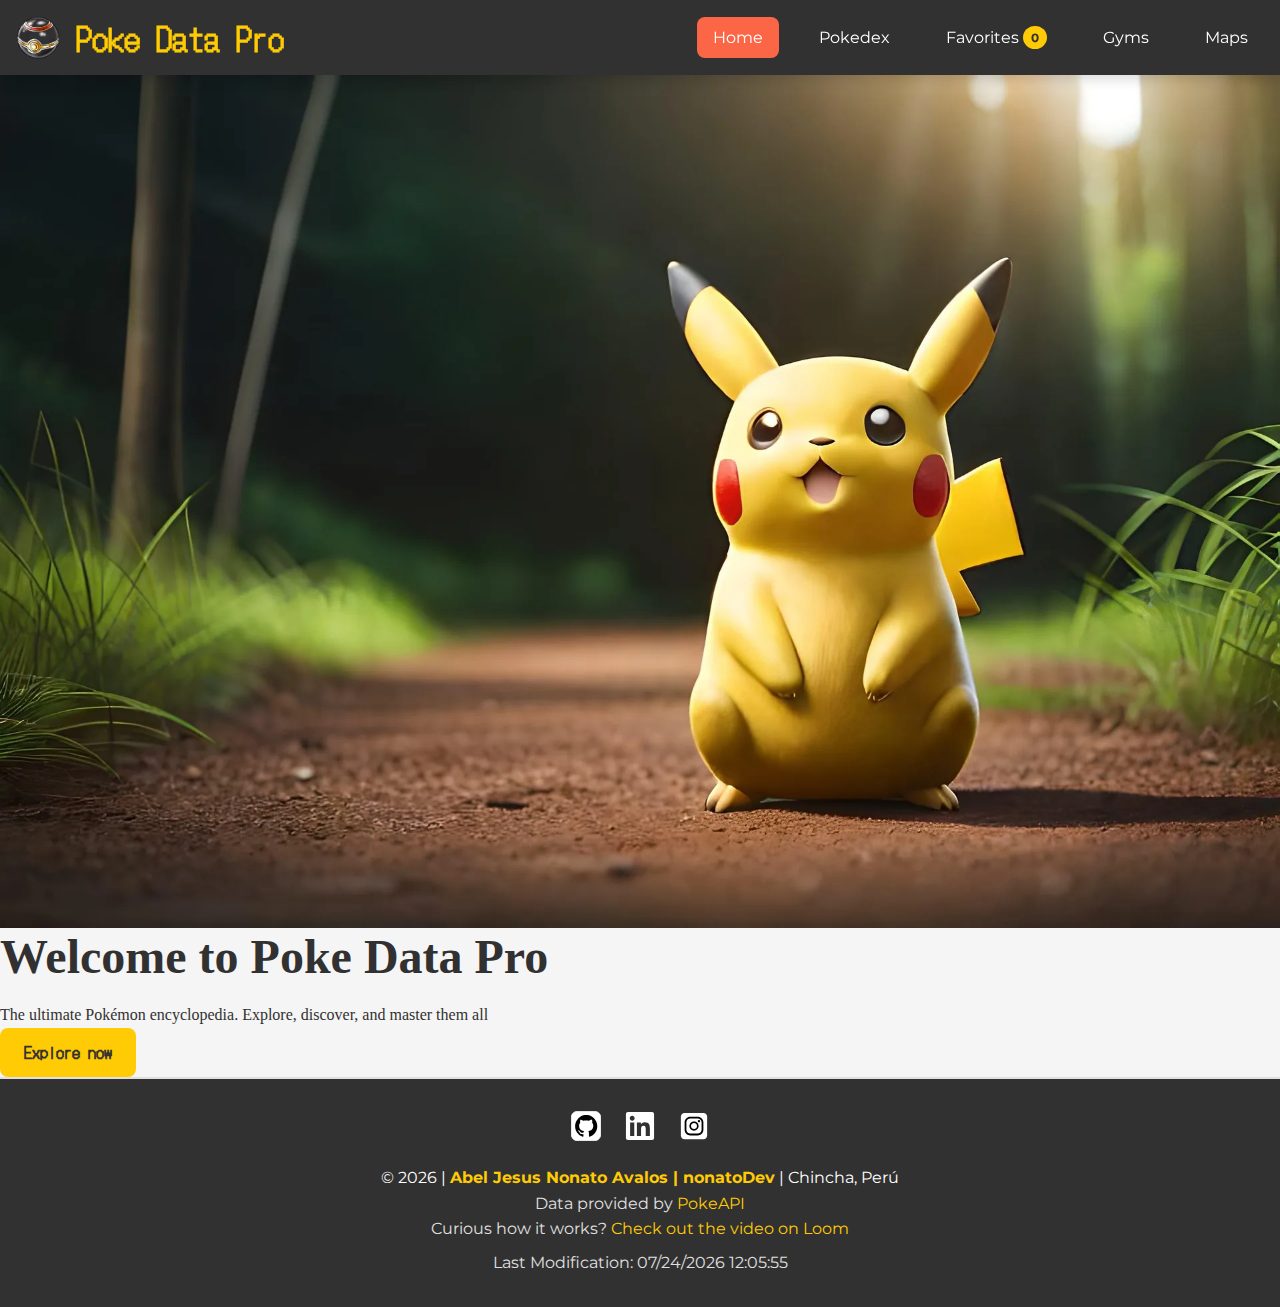
<file: project/index.html>
<!DOCTYPE html>
<html lang="en">
<head>
    <meta charset="UTF-8">
    <meta name="viewport" content="width=device-width, initial-scale=1.0">
    <meta name="author" content="Abel Jesus Nonato Avalos | nonatoDev">
    <!--- og property-->
    <meta name="description" content="Welcome to the home page of Poke Data PRO. your place where you find the latest news, updates and features of our interactive pokedex">
    <meta property="og:title" content="PokeDataPro">
    <meta property="og:description" content="Explore PokeData PRO: A high-performance, mobile-first digital encyclopedia powered by real-time data from Poke-API. Detailed stats and types">
    <meta property="og:image" content="https://nonatodev.github.io/wdd231/project/images/eevee-by-mamizaza.webp">
    <meta property="og:url" content="https://nonatodev.github.io/wdd231/project/index.html">
    <!--- fonts-->
    <link rel="preconnect" href="https://fonts.googleapis.com">
    <link rel="preconnect" href="https://fonts.gstatic.com" crossorigin>
    <link href="https://fonts.googleapis.com/css2?family=DotGothic16&family=Montserrat:ital,wght@0,100..900;1,100..900&display=swap" rel="stylesheet">
    <!--- normalize-->
    <link rel="stylesheet" href="styles/normalize.css">
    <!--- variables-->
    <link rel="stylesheet" href="styles/variables.css">
    <!--- base-->
    <link rel="stylesheet" href="styles/base.css">
    <!--- layout-->
    <link rel="stylesheet" href="styles/layout/header.css">
    <link rel="stylesheet" href="styles/pages/home.css">
    <link rel="stylesheet" href="styles/layout/footer.css">
    <!--- title-->
    <title>Poke Data PRO</title>
    <!--- scripts-->
    <script src="scripts/home.js" type="module"></script>
    <link rel="icon" href="images/pokedata-fav.ico">
</head>
<body>
    <header class="mainHeader">
        <div class="logoGroup">
            <a href="index.html" class="logoLink">
                <img src="images/lujoball.webp" alt="Poke Data Pro logo" loading="lazy">
            </a>
            <h1 class="logo">Poke Data Pro</h1>
        </div>
        <button class="hamButton" id="menuToggle" aria-label="open menu navigation">
            <span></span>
            <span></span>
            <span></span>
        </button>
        <nav class="mainNav" id="navMenu">
            <ul class="navList">
                <li><a href="index.html" class="navLink active">Home</a></li>
                <li><a href="pokedex.html" class="navLink">Pokedex</a></li>
                <li><a href="favorites.html" class="navLink">Favorites <span class="badge">0</span></a></li>
                <li><a href="gyms.html" class="navLink">Gyms</a></li>
                <li><a href="maps.html" class="navLink">Maps</a></li>
            </ul>
        </nav>
    </header>
    <main class="mainContent">
        <section class="heroBanner">
            <picture>
                <source media="(min-width: 1025px)" srcset="images/pikachu-by-stakalo.webp">
                <img src="images/hero-mobile-poke.webp" alt="your travel begins here, on your pokedata PRO" class="heroImage">
            </picture>
            <section class="heroOverlay">
                <div class="heroTextContainer">
                    <h2 class="heroTitle">Welcome to Poke Data Pro</h2>
                    <p class="heroSubtitle">The ultimate Pokémon encyclopedia. Explore, discover, and master them all</p>
                    <a href="pokedex.html" class="ctaButton">Explore now</a>
                </div>
            </section>
        </section>
    </main>
    <footer class="mainFooter" id="footerContent"></footer>
</body>
</html>
</file>
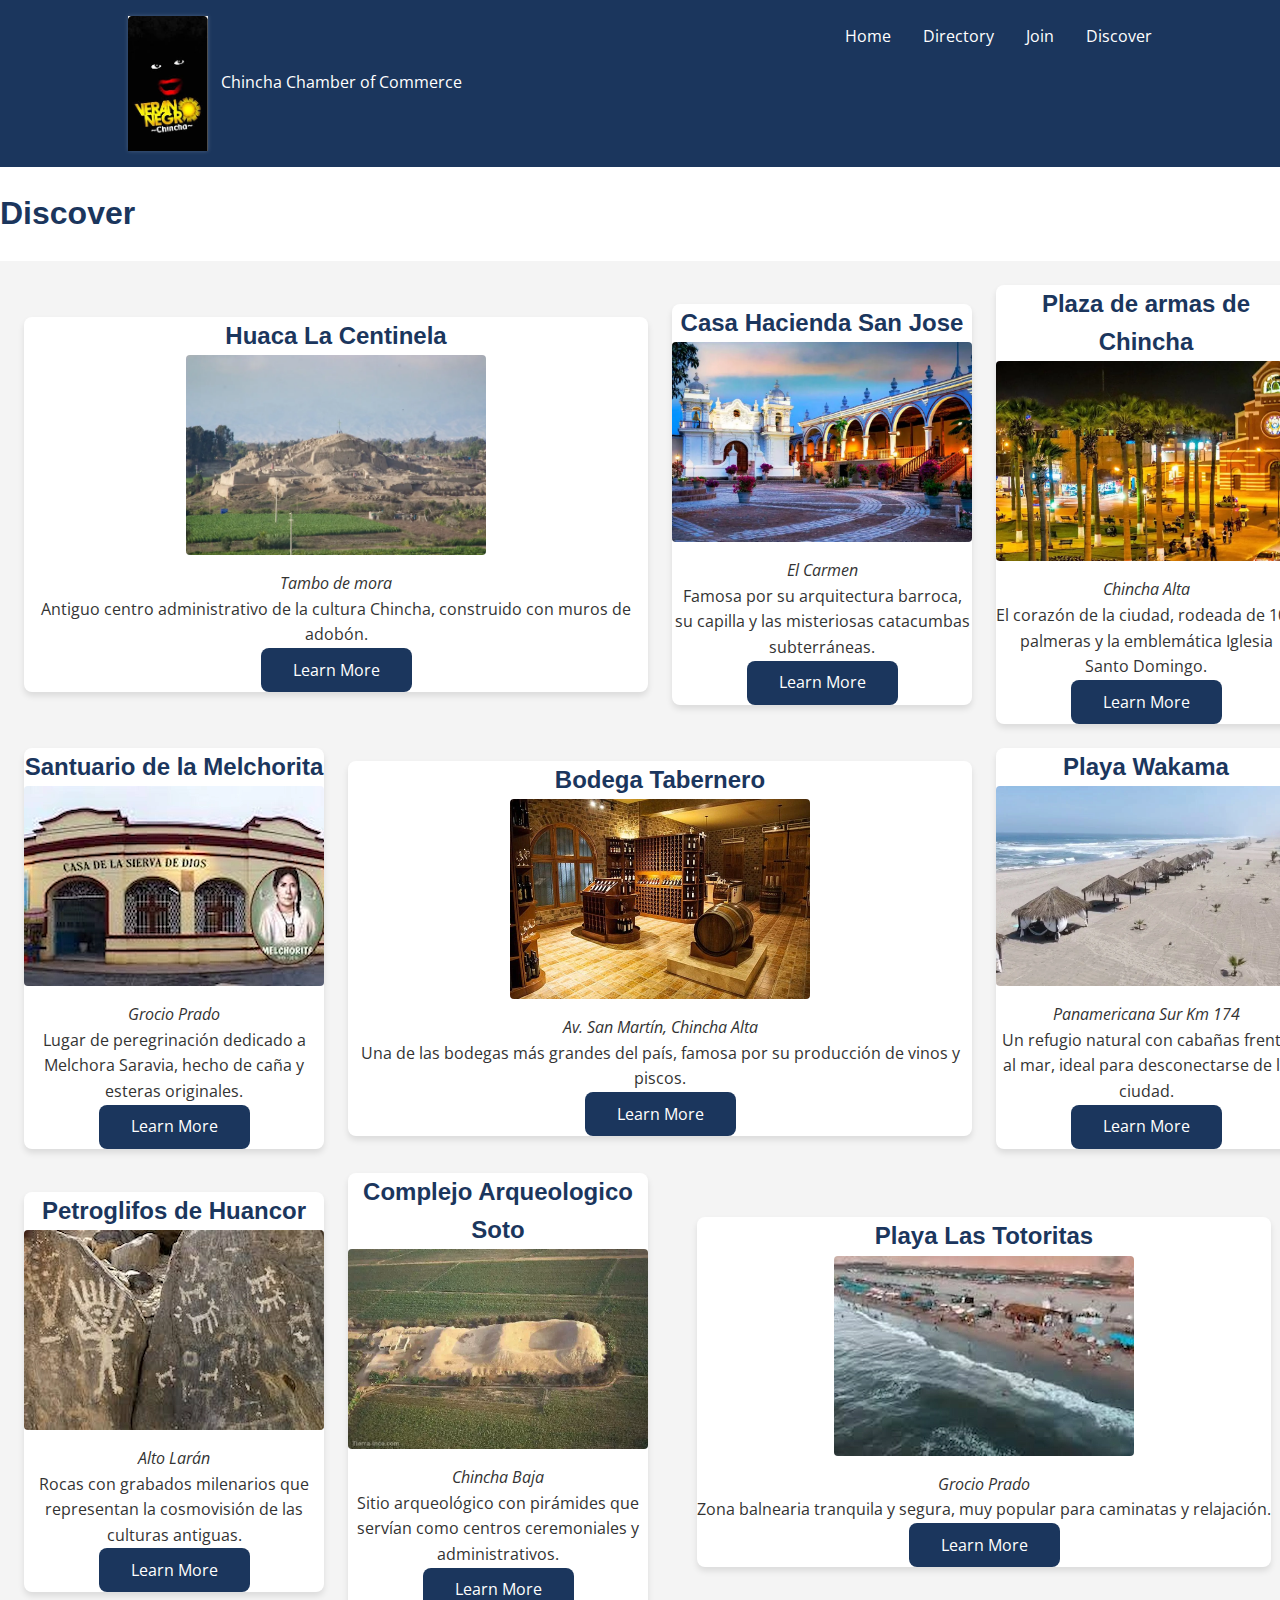
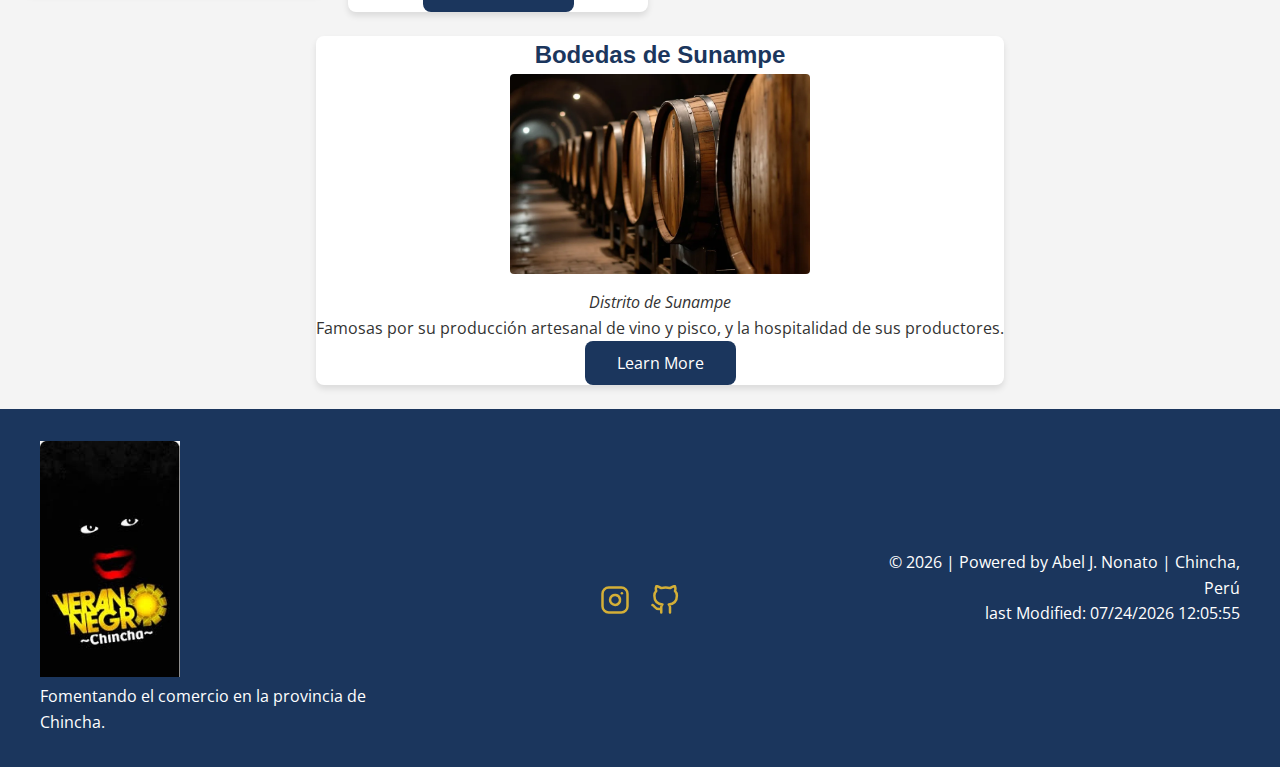
<file: chamber/discover.html>
<!DOCTYPE html>
<html lang="en">
<head>
    <meta charset="UTF-8">
    <meta name="viewport" content="width=device-width, initial-scale=1.0">
    <meta name="author" content="Abel Jesus Nonato Avalos">
    <meta name="description" content="Welcome to the Chincha Chamber of Commerce, connecting businesses in Chincha. Join us to grow your network and discover local opportunities.">
    <meta property="og:title" content="Chincha Chamber of Commerce">
    <meta property="og:description" content="Experience handcrafted web development in Chincha. We build high-performance digital solutions to empower local businesses. Connect with us today!">
    <meta property="og:image" content="https://nonatodev.github.io/wdd231/chamber/images/chincha-valley.webp">
    <meta property="og:url" content="https://nonatodev.github.io/wdd231/chamber/discover.html">
    <link rel="preconnect" href="https://fonts.googleapis.com">
    <link rel="preconnect" href="https://fonts.gstatic.com" crossorigin>
    <link href="https://fonts.googleapis.com/css2?family=Roboto+Serif:ital,opsz,wght@0,8..144,100..900;1,8..144,100..900&display=swap" rel="stylesheet">
    <link rel="preconnect" href="https://fonts.googleapis.com">
    <link rel="preconnect" href="https://fonts.gstatic.com" crossorigin>
    <link href="https://fonts.googleapis.com/css2?family=Open+Sans:ital,wght@0,300..800;1,300..800&display=swap" rel="stylesheet">
    <link rel="stylesheet" href="styles/normalize.css">
    <link rel="stylesheet" href="styles/discover.css">
    <title>Discover Chincha and his people</title>
    <script src="scripts/header.js" type="module"></script>
    <script src="scripts/discover.js" type="module"></script>
    <script src="scripts/footer.js" type="module"></script>
    <link rel="icon" href="images/favicon.ico">
</head>
<body>
    <header>
        <div class="brand">
            <img src="images/chincha-logo.webp" alt="Logo of Chincha Chamber of Commerce showing a stylized afro-culture from chincha">
            <span>Chincha Chamber of Commerce</span>
        </div>
        <button id="menuToggle" aria-label="Toggle navigation">
            <span id="menuIcon">&#9776;</span>
        </button>
        <nav id="mainNav">
            <ul>
                <li><a href="index.html">Home</a></li>
                <li><a href="directory.html">Directory</a></li>
                <li><a href="join.html">Join</a></li>
                <li><a href="discover.html">Discover</a></li>
            </ul>
        </nav>
    </header>
    <main>
        <h1>Discover</h1>
        <div class="discoverGrid"></div>
    </main>
    <footer><div id="footerContent"></div></footer>
</body>
</html>
</file>
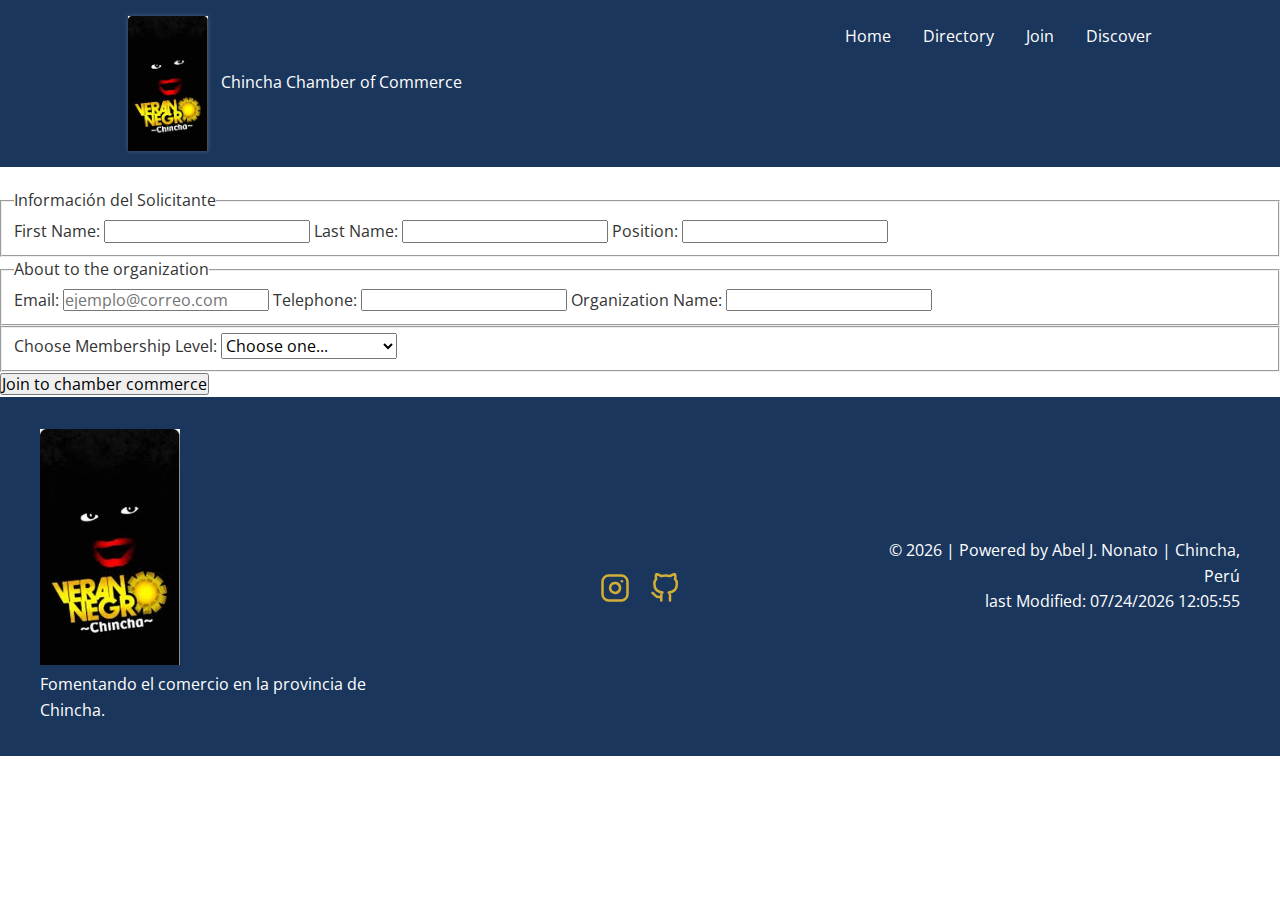
<file: chamber/join.html>
<!DOCTYPE html>
<html lang="en">
<head>
    <meta charset="UTF-8">
    <meta name="viewport" content="width=device-width, initial-scale=1.0">
    <meta name="author" content="Abel Jesus Nonato Avalos">
    <meta name="description" content="Welcome to the Chincha Chamber of Commerce, connecting businesses in Chincha. Join us to grow your network and discover local opportunities.">
    <meta property="og:title" content="Chincha Chamber of Commerce">
    <meta property="og:description" content="Experience handcrafted web development in Chincha. We build high-performance digital solutions to empower local businesses. Connect with us today!">
    <meta property="og:image" content="https://nonatodev.github.io/wdd231/chamber/images/chincha-valley.webp">
    <meta property="og:url" content="https://nonatodev.github.io/wdd231/chamber/index.html">
    <link rel="preconnect" href="https://fonts.googleapis.com">
    <link rel="preconnect" href="https://fonts.gstatic.com" crossorigin>
    <link href="https://fonts.googleapis.com/css2?family=Roboto+Serif:ital,opsz,wght@0,8..144,100..900;1,8..144,100..900&display=swap" rel="stylesheet">
    <link rel="preconnect" href="https://fonts.googleapis.com">
    <link rel="preconnect" href="https://fonts.gstatic.com" crossorigin>
    <link href="https://fonts.googleapis.com/css2?family=Open+Sans:ital,wght@0,300..800;1,300..800&display=swap" rel="stylesheet">
    <link rel="stylesheet" href="styles/normalize.css">
    <link rel="stylesheet" href="styles/home.css">
    <title>Join to Chincha Chamber of commerce</title>
    <script src="scripts/header.js" type="module"></script>
    <script src="scripts/home.js" type="module"></script>
    <script src="scripts/footer.js" type="module"></script>
    <link rel="icon" href="images/favicon.ico">
</head>
<body>
    <header>
         <div class="brand">
            <img src="images/chincha-logo.webp" alt="Logo of Chincha Chamber of Commerce showing a stylized afro-culture from chincha">
            <span>Chincha Chamber of Commerce</span>
        </div>
        <button id="menuToggle" aria-label="Toggle navigation">
            <span id="menuIcon">&#9776;</span>
        </button>
        <nav id="mainNav">
            <ul>
                <li><a href="index.html">Home</a></li>
                <li><a href="directory.html">Directory</a></li>
                <li><a href="join.html">Join</a></li>
                <li><a href="#">Discover</a></li>
            </ul>
        </nav>
    </header>
    <main>
        <section class="join-container">
            <h1></h1>
            <div>
            <form method="get" action="thankyou.html" class="join-form">
                <fieldset>
                    <legend>Información del Solicitante</legend>
                    <label> First Name:
                        <input type="text" name="fname" required title="First Name" autocomplete="given-name">
                    </label>
                    <label>Last Name:
                        <input type="text" name="lname" required title="Last Name" autocomplete="family-name">
                    </label>
                    <label>Position:
                        <input type="text" name="title" title="Mínimo 7 caracteres" 
                   autocomplete="organization-title" pattern="[A-Za-z\s\-]{7,}">
                    </label>
                </fieldset>
                <fieldset>
                    <legend>About to the organization</legend>
                    <label>Email:
                        <input type="email" name="email" required title="Email" 
                   autocomplete="email" placeholder="ejemplo@correo.com">
                    </label>
                    <label>Telephone:
                        <input type="tel" name="phone" required title="Celular" autocomplete="tel">
                    </label>
                    <label>Organization Name:
                        <input type="text" name="organization" required title="Empresa" autocomplete="organization">
                    </label>
                </fieldset>
                <fieldset>
                    <legend></legend>
                    <label>Choose Membership Level:
                    <select name="membership" required>
                        <option value="" disabled selected>Choose one... </option>
                        <option value="np">NP Membership</option>
                        <option value="bronze">Bronze Membership</option>
                        <option value="silver">Silver Membership</option>
                        <option value="gold">Gold Membership</option>
                    </select>
                    </label>
                </fieldset>
                <input type="hidden" name="timestamp" id="timestamp">
                <button type="submit">Join to chamber commerce</button>
            </form>
            </div>
        </section>
    </main>
    <footer><div id="footerContent"></div></footer>
</body>
</html>
</file>
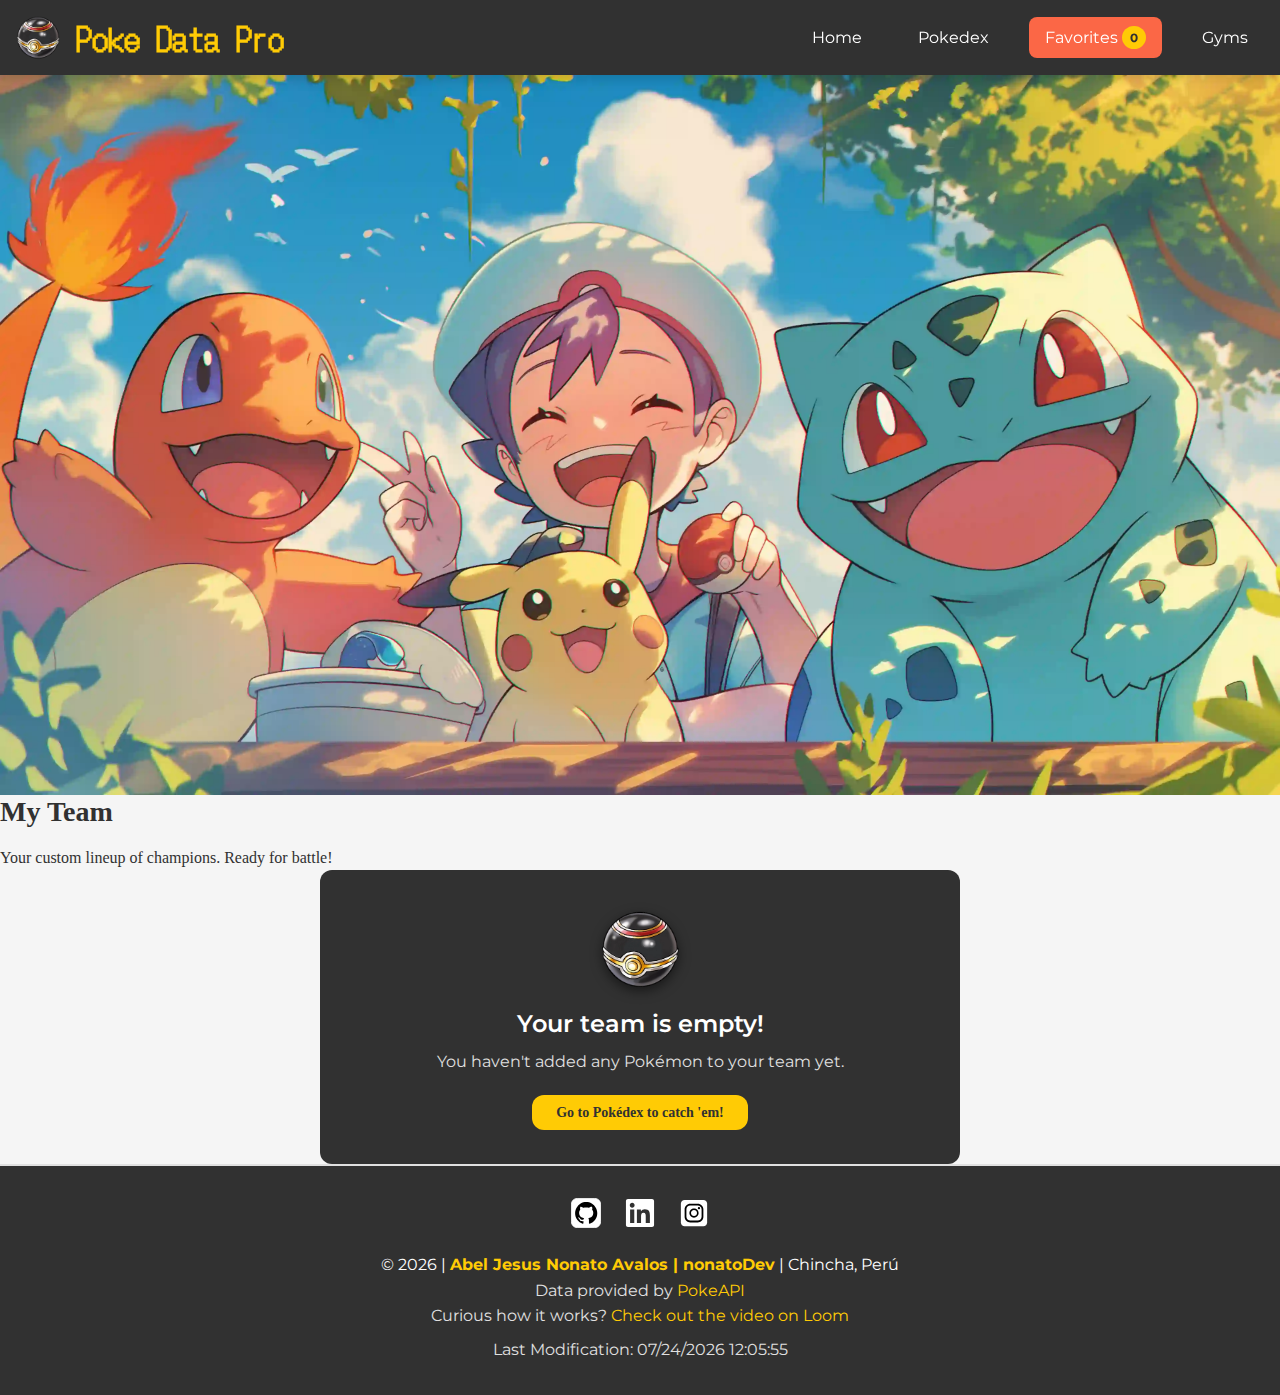
<file: project/favorites.html>
<!DOCTYPE html>
<html lang="en">
<head>
    <meta charset="UTF-8">
    <meta name="viewport" content="width=device-width, initial-scale=1.0">
    <meta name="author" content="Abel Jesus Nonato Avalos | nonatoDev">
    <!--- og property--->
    <meta name="description" content="Welcome to the team page of Poke Data PRO. your place where you find the latest news, updates and features of our interactive pokedex">
    <meta property="og:title" content="PokeDataPro">
    <meta property="og:description" content="Explore PokeData PRO, your ultimate mobile Pokedex. Get real-time stats, types, and everything you need to know about any Pokemon.">
    <meta property="og:image" content="https://nonatodev.github.io/wdd231/project/images/eevee-by-mamizaza.webp">
    <meta property="og:url" content="https://nonatodev.github.io/wdd231/project/index.html">
    <!--- fonts--->
    <link rel="preconnect" href="https://fonts.googleapis.com">
    <link rel="preconnect" href="https://fonts.gstatic.com" crossorigin>
    <link href="https://fonts.googleapis.com/css2?family=DotGothic16&family=Montserrat:ital,wght@0,100..900;1,100..900&display=swap" rel="stylesheet">
    <!--- normalize--->
    <link rel="stylesheet" href="styles/normalize.css">
    <!--- variables--->
    <link rel="stylesheet" href="styles/variables.css">
    <!--- base--->
    <link rel="stylesheet" href="styles/base.css">
    <!--- layout--->
    <link rel="stylesheet" href="styles/layout/header.css">
    <link rel="stylesheet" href="styles/pages/favorites.css">
    <link rel="stylesheet" href="styles/layout/footer.css">
    <!--- title--->
    <title>Poke Data PRO | Gyms Pokemon Encyclopedia</title>
    <!--- scripts--->
    <script src="scripts/favorites.js" type="module"></script>
    <script src="scripts/pokedex.js" type="module"></script>
    <link rel="icon" href="images/pokedata-fav.ico">
</head>
<body>
    <header class="mainHeader">
        <div class="logoGroup">
            <a href="index.html" class="logoLink">
                <img src="images/lujoball.webp" alt="Poke Data Pro logo">
            </a>
            <h1 class="logo">Poke Data Pro</h1>
        </div>
        
        <button class="hamButton" id="menuToggle" aria-label="open menu navigation">
            <span></span>
            <span></span>
            <span></span>
        </button>
        <nav class="mainNav" id="navMenu">
            <ul class="navList">
                <li><a href="index.html" class="navLink">Home</a></li>
                <li><a href="pokedex.html" class="navLink">Pokedex</a></li>
                <li><a href="favorites.html" class="navLink active">Favorites <span class="badge" id="navBadge">0</span></a></li>
                <li><a href="gyms.html" class="navLink">Gyms</a></li>
            </ul>
        </nav>
    </header>
    <main class="mainContent">
        <section class="heroBanner">
            <picture>
                <source media="(min-width: 1025px)" srcset="images/my-team.webp">
                <img src="images/hero-mobile-poke.webp" alt="Your Dream Team" class="heroImage" fetchpriority="high" decoding="async">
            </picture>
            <section class="heroOverlay">
                <div class="heroTextContainer">
                    <h2 class="heroTitle">My Team</h2>
                    <p class="heroSubtitle">Your custom lineup of champions. Ready for battle!</p>
                </div>
            </section>
        </section>
        <section id="emptyTeamMessage" class="emptyStateContainer">
            <img src="images/lujoball.webp" alt="Empty Pokeball" class="emptyStateIcon">
            <h3 class="emptyStateTitle">Your team is empty!</h3>
            <p class="emptyStateText">You haven't added any Pokémon to your team yet.</p>
            <a href="pokedex.html" class="filterBtn emptyStateBtn">Go to Pokédex to catch 'em!</a>
        </section>
        <section id="favoritesGrid" class="pokemonGrid favoritesGridSection"></section>
        <template id="favCardTemplate">
            <article class="pokemonCard favCard">
                <h2 class="pokemonName">Name</h2>
                <div class="pokemonTypes"></div>
                
                <figure class="pokemonImageContainer">
                    <img src="" alt="Pokemon" class="pokemonImg" loading="lazy">
                </figure>
                
                <div class="pokemonId">#000</div>
                
                <button class="releaseBtn" aria-label="Release Pokemon">
                    Release
                </button>
            </article>
        </template>
    </main>
    <footer class="mainFooter" id="footerContent"></footer>
</body>
</html>
</file>
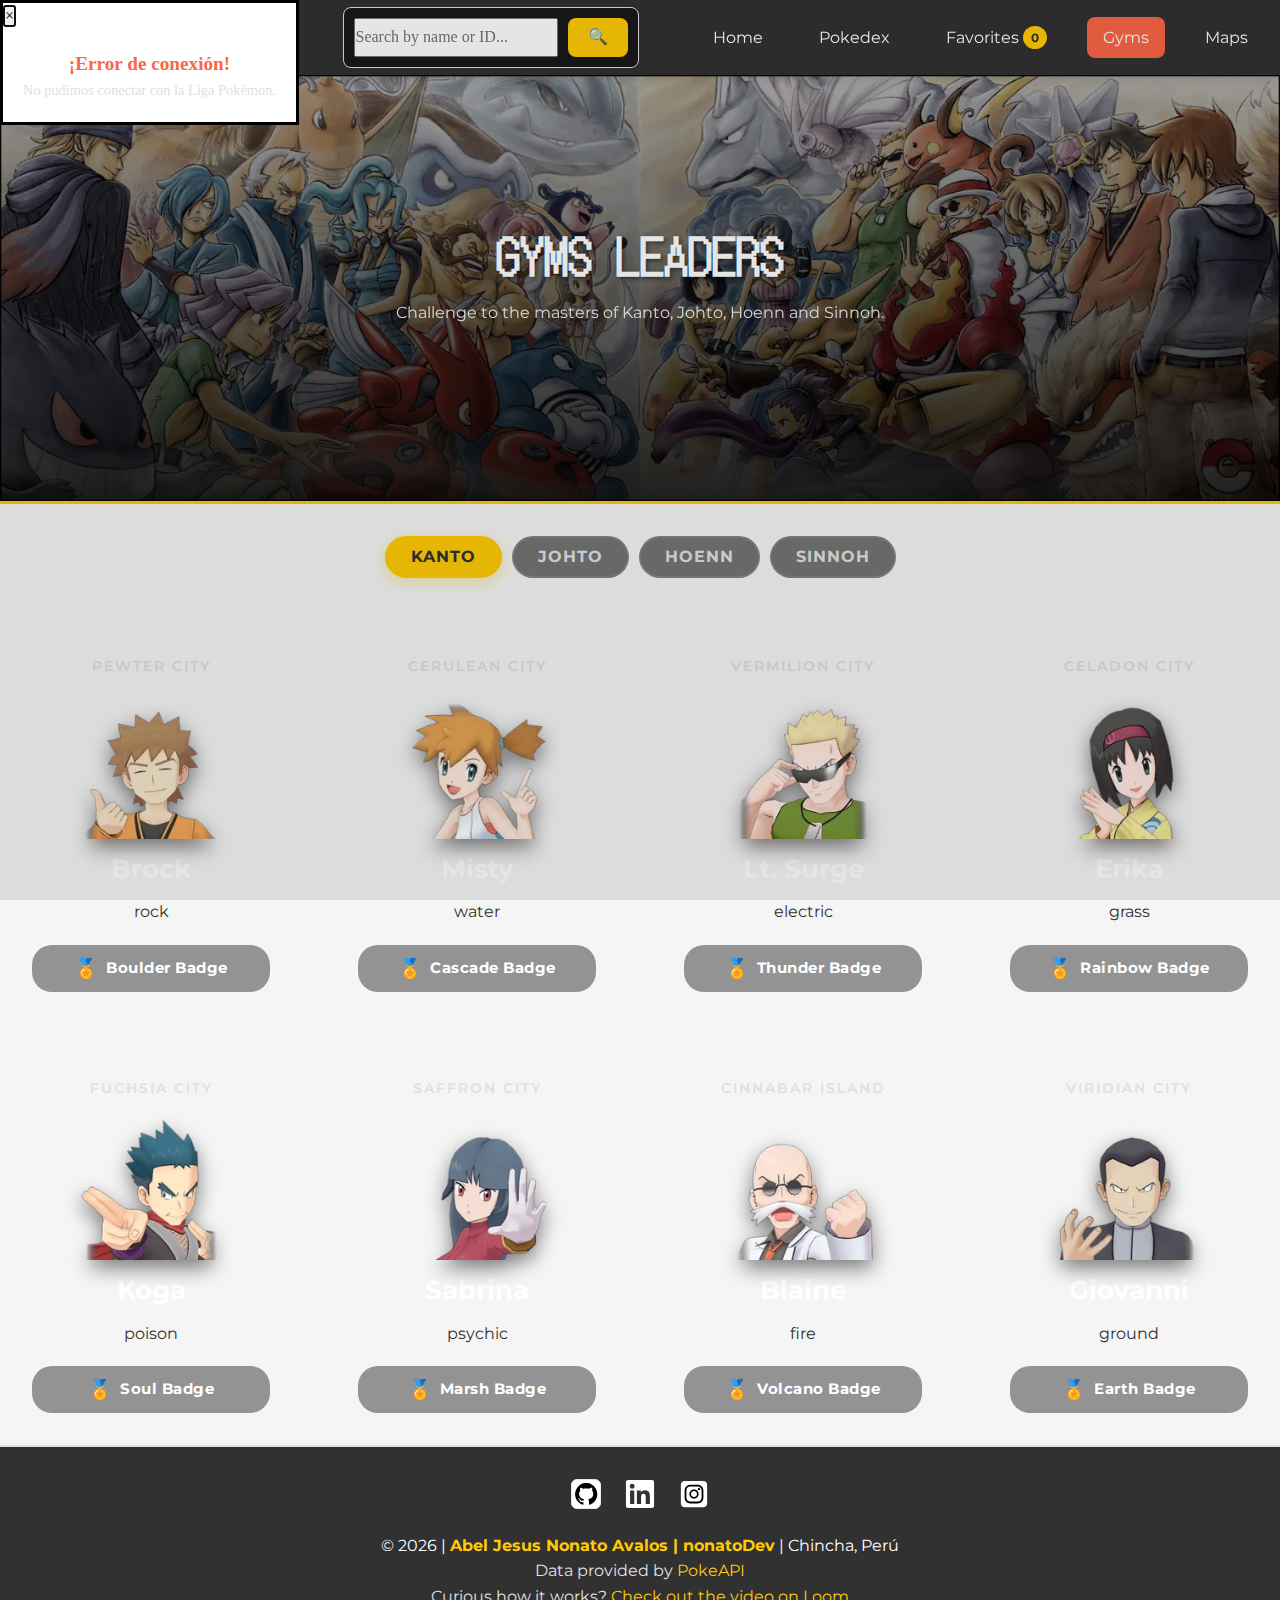
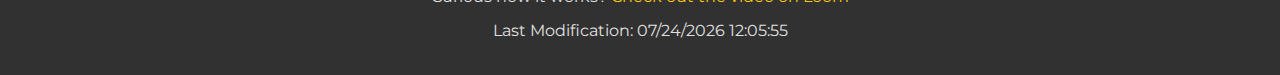
<file: project/gyms.html>
<!DOCTYPE html>
<html lang="en">
<head>
    <meta charset="UTF-8">
    <meta name="viewport" content="width=device-width, initial-scale=1.0">
    <meta name="author" content="Abel Jesus Nonato Avalos | nonatoDev">
    <!--- og property--->
    <meta name="description" content="Welcome to the gym page of Poke Data PRO. your place where you find the latest news, updates and features of our interactive pokedex">
    <meta property="og:title" content="PokeDataPro">
    <meta property="og:description" content="Explore PokeData PRO: A high-performance, mobile-first digital encyclopedia powered by real-time data from Poke-API. Detailed stats, types, and evolutionary chains at your fingertips.">
    <meta property="og:image" content="https://nonatodev.github.io/wdd231/project/images/eevee-by-mamizaza.webp">
    <meta property="og:url" content="https://nonatodev.github.io/wdd231/project/index.html">
    <!--- fonts--->
    <link rel="preconnect" href="https://fonts.googleapis.com">
    <link rel="preconnect" href="https://fonts.gstatic.com" crossorigin>
    <link href="https://fonts.googleapis.com/css2?family=DotGothic16&family=Montserrat:ital,wght@0,100..900;1,100..900&display=swap" rel="stylesheet">
    <!--- normalize--->
    <link rel="stylesheet" href="styles/normalize.css">
    <!--- variables--->
    <link rel="stylesheet" href="styles/variables.css">
    <!--- base--->
    <link rel="stylesheet" href="styles/base.css">
    <!--- layout--->
    <link rel="stylesheet" href="styles/layout/header.css">
    <link rel="stylesheet" href="styles/pages/pokedex.css">
    <link rel="stylesheet" href="styles/pages/gyms.css">
    <link rel="stylesheet" href="styles/layout/footer.css">
    <!--- title--->
    <title>Poke Data PRO | Gyms Pokemon Encyclopedia</title>
    <!--- scripts--->
    <script src="scripts/gyms.js" type="module"></script>
    <script src="scripts/pokedex.js" type="module"></script>
    <link rel="icon" href="images/pokeDataFav.ico">
</head>
<body>
    <header class="mainHeader">
        <div class="logoGroup">
            <a href="index.html" class="logoLink">
                <img src="images/lujoball.webp" alt="Poke Data Pro logo">
            </a>
            <h1 class="logo">Poke Data Pro</h1>
        </div>
        <section class="searchContainer">
            <form action="" class="searchBox" role="search">
                <input type="text" placeholder="Search by name or ID..." id="pokemonSearch">
                <button type="submit" class="searchBtn">🔍</button>
            </form>
        </section>
        <button class="hamButton" id="menuToggle" aria-label="open menu navigation">
            <span></span>
            <span></span>
            <span></span>
        </button>
        <nav class="mainNav" id="navMenu">
            <ul class="navList">
                <li><a href="index.html" class="navLink active">Home</a></li>
                <li><a href="pokedex.html" class="navLink">Pokedex</a></li>
                <li><a href="favorites.html" class="navLink">Favorites <span class="badge">0</span></a></li>
                <li><a href="gyms.html" class="navLink">Gyms</a></li>
                <li><a href="maps.html" class="navLink">Maps</a></li>
            </ul>
        </nav>
    </header>
    <main>
        <section class="heroBanner">
            <picture>
                <source media="(min-width: 1025px)" srcset="images/gym-leaders.webp">
                <img src="images/hero-mobile-poke.webp" alt="your travel begins here, on your PokeData PRO" class="heroImage" loading="lazy">
            </picture>
            <div class="heroOverlay">
                <div class="heroTextContainer">
                    <h2 class="heroTitle">Gyms Leaders</h2>
                    <p class="heroSubtitle">Challenge to the masters of Kanto, Johto, Hoenn and Sinnoh.</p>
                </div>
            </div>
        </section>
        <section class="regionFilters">
            <button class="regionBtn active" data-region="kanto">Kanto</button>
            <button class="regionBtn" data-region="johto">Johto</button>
            <button class="regionBtn" data-region="hoenn">Hoenn</button>
            <button class="regionBtn" data-region="sinnoh">Sinnoh</button>
        </section>
        <section id="gymsGrid" class="pokemonGrid gymsGridContainer"></section>
        <template id="gymCardTemplate">
            <article class="pokemonCard gymCard">
                <h3 class="gymCity">City</h3>
                <figure class="leaderImageContainer">
                    <img src="" alt="Gym Leader" class="leaderImg" loading="lazy">
                </figure>
                <h2 class="leaderName">Name</h2>
                <div class="pokemonTypes"></div>
                <div class="badgeContainer">
                    <span class="badgeIcon">🏅</span>
                    <p class="badgeName">Badge</p>
                </div>
            </article>
        </template>
        <dialog id="pokemonModal" class="pokemonDialog">
            <div class="modalContent">
                <button id="closeModalBtn" class="closeBtn" aria-label="close-modal">&times;</button>
            <div id="modalBody"></div>
            </div>
        </dialog>
    </main>
    <footer class="mainFooter" id="footerContent"></footer>
</body>
</html>
</file>
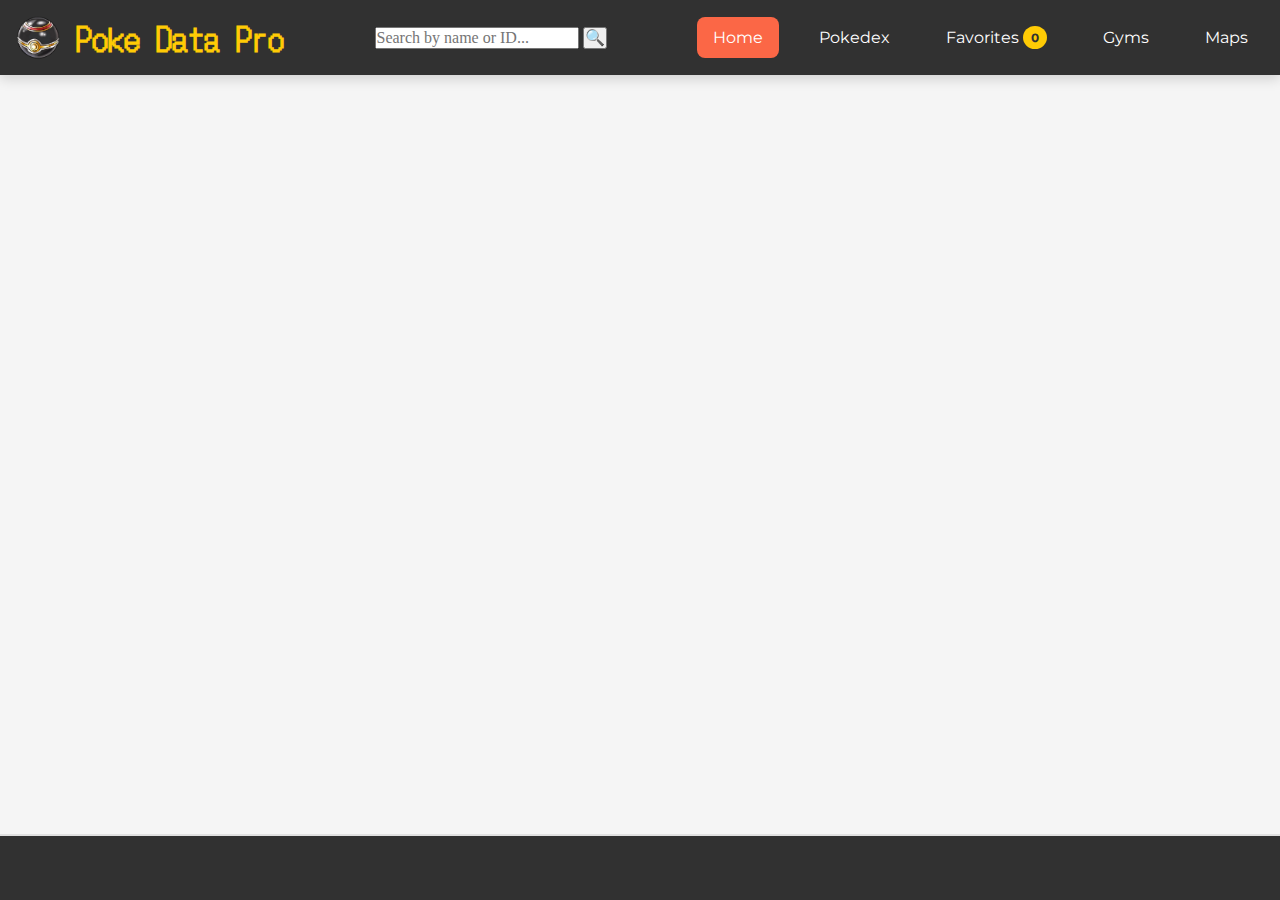
<file: project/maps.html>
<!DOCTYPE html>
<html lang="en">
<head>
    <meta charset="UTF-8">
    <meta name="viewport" content="width=device-width, initial-scale=1.0">
    <meta name="author" content="Abel Jesus Nonato Avalos | nonatoDev">
    <!--- og property--->
    <meta name="description" content="Welcome to the gym page of Poke Data PRO. your place where you find the latest news, updates and features of our interactive pokedex">
    <meta property="og:title" content="PokeDataPro">
    <meta property="og:description" content="Explore PokeData PRO: A high-performance, mobile-first digital encyclopedia powered by real-time data from Poke-API. Detailed stats, types, and evolutionary chains at your fingertips.">
    <meta property="og:image" content="https://nonatodev.github.io/wdd231/project/images/eevee-by-mamizaza.webp">
    <meta property="og:url" content="https://nonatodev.github.io/wdd231/project/homeapp.html">
    <!--- fonts--->
    <link rel="preconnect" href="https://fonts.googleapis.com">
    <link rel="preconnect" href="https://fonts.gstatic.com" crossorigin>
    <link href="https://fonts.googleapis.com/css2?family=DotGothic16&family=Montserrat:ital,wght@0,100..900;1,100..900&display=swap" rel="stylesheet">
    <!--- normalize--->
    <link rel="stylesheet" href="styles/normalize.css">
    <!--- variables--->
    <link rel="stylesheet" href="styles/variables.css">
    <!--- base--->
    <link rel="stylesheet" href="styles/base.css">
    <!--- layout--->
    <link rel="stylesheet" href="styles/layout/header.css">
    <link rel="stylesheet" href="styles/layout/footer.css">
    <!--- title--->
    <title>Poke Data PRO | Gyms Pokemon Encyclopedia</title>
    <!--- scripts--->
    <script src="scripts/" type="module"></script>
    <link rel="icon" href="images/pokeDataFav.ico">
</head>
<body>
    <header class="mainHeader">
        <div class="logoGroup">
            <a href="index.html" class="logoLink">
                <img src="images/lujoball.webp" alt="Poke Data Pro logo">
            </a>
            <h1 class="logo">Poke Data Pro</h1>
        </div>
        <section class="searchContainer">
            <form action="" class="searchBox" role="search">
                <input type="text" placeholder="Search by name or ID..." id="pokemonSearch">
                <button type="submit" class="searchBtn">🔍</button>
            </form>
        </section>
        <button class="hamButton" id="menuToggle" aria-label="open menu navigation">
            <span></span>
            <span></span>
            <span></span>
        </button>
        <nav class="mainNav" id="navMenu">
            <ul class="navList">
                <li><a href="index.html" class="navLink active">Home</a></li>
                <li><a href="pokedex.html" class="navLink">Pokedex</a></li>
                <li><a href="favorites.html" class="navLink">Favorites <span class="badge">0</span></a></li>
                <li><a href="gyms.html" class="navLink">Gyms</a></li>
                <li><a href="maps.html" class="navLink">Maps</a></li>
            </ul>
        </nav>
    </header>
    <footer class="mainFooter" id="footerContent"></footer>
</body>
</html>
</file>
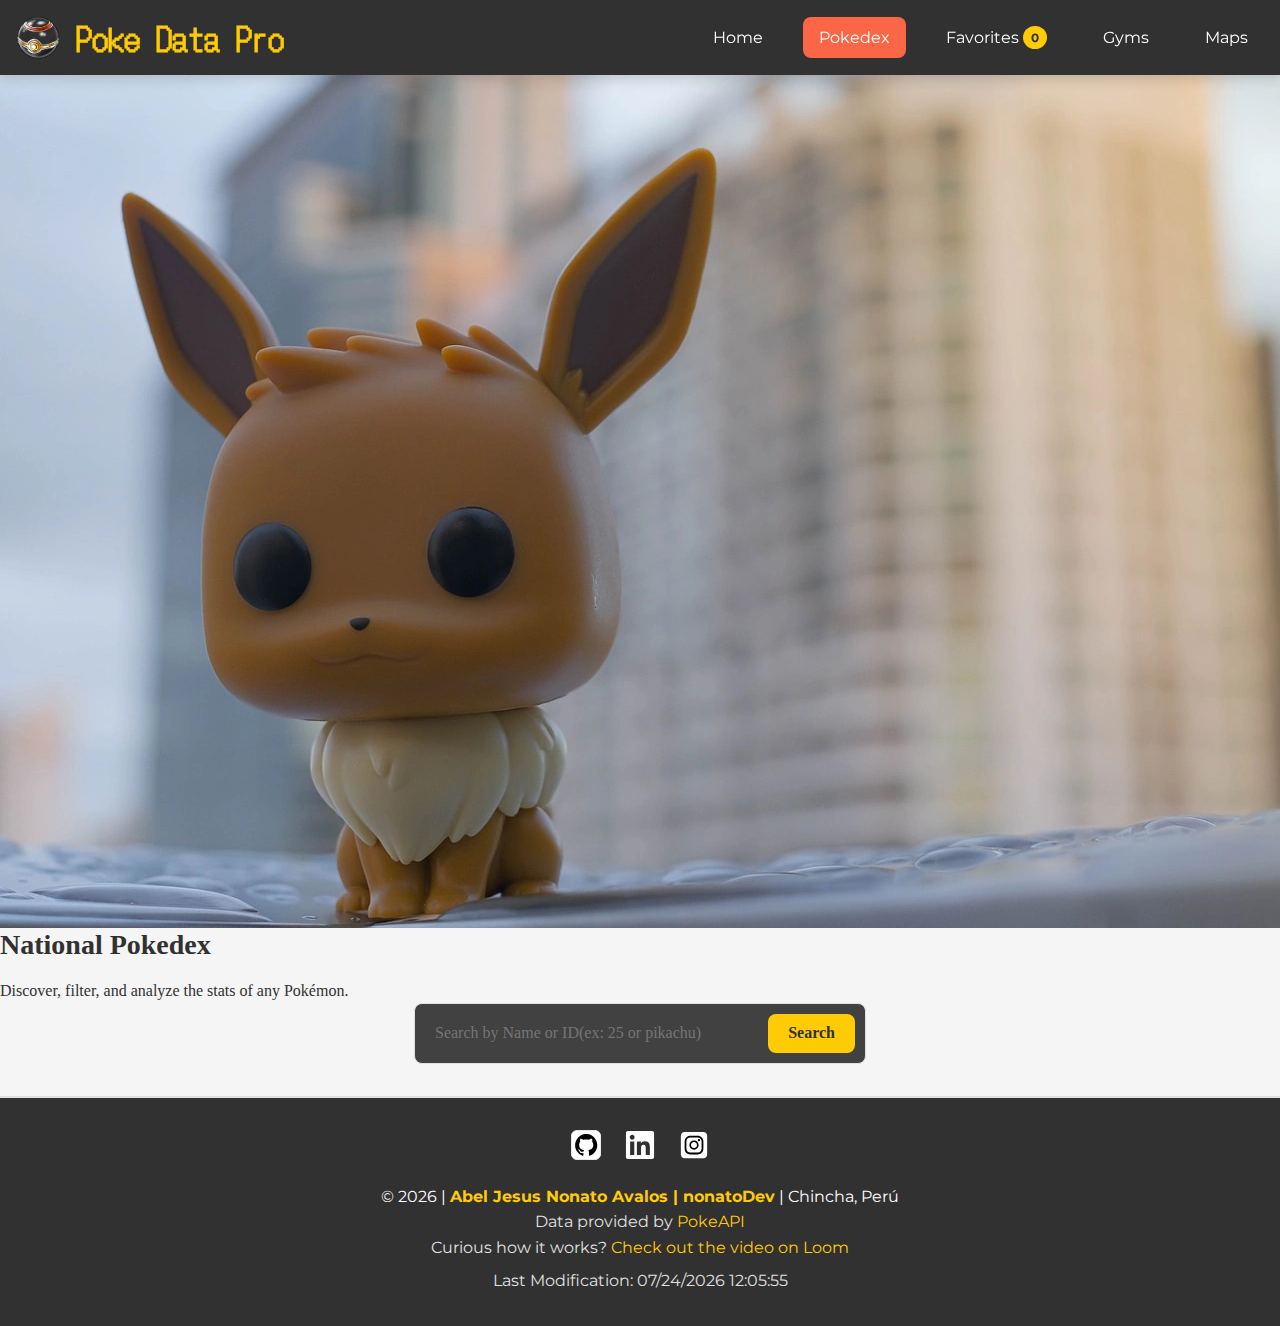
<file: project/pokedex.html>
<!DOCTYPE html>
<html lang="en">
<head>
    <meta charset="UTF-8">
    <meta name="viewport" content="width=device-width, initial-scale=1.0">
    <meta name="author" content="Abel Jesus Nonato Avalos | nonatoDev">
    <!--- og property-->
    <meta name="description" content="Welcome to the home page of Poke Data PRO. your place where you find the latest news, updates and features of our interactive pokedex">    <!---og property --->
    <meta property="og:title" content="PokeDataPro">
    <meta property="og:description" content="Explore PokeData PRO: A high-performance, mobile-first digital encyclopedia powered by real-time data from Poke-API. Detailed stats, types, and evolutionary chains at your fingertips.">
    <meta property="og:image" content="https://nonatodev.github.io/wdd231/project/images/eevee-by-mamizaza.webp">
    <meta property="og:url" content="https://nonatodev.github.io/wdd231/project/index.html">
    <!--- fonts-->
    <link rel="preconnect" href="https://fonts.googleapis.com">
    <link rel="preconnect" href="https://fonts.gstatic.com" crossorigin>
    <link href="https://fonts.googleapis.com/css2?family=DotGothic16&family=Montserrat:ital,wght@0,100..900;1,100..900&display=swap" rel="stylesheet">
    <!--- normalize-->
    <link rel="stylesheet" href="styles/normalize.css">
    <!--- variables-->
    <link rel="stylesheet" href="styles/variables.css">
    <!--- base-->
    <link rel="stylesheet" href="styles/base.css">
    <!--- layout-->
    <link rel="stylesheet" href="styles/layout/header.css">
    <link rel="stylesheet" href="styles/pages/pokedex.css">
    <link rel="stylesheet" href="styles/layout/footer.css">
    <!--- title-->
    <title>Poke Data PRO | Interactive Pokédex & Pokemon Encyclopedia</title>
    <!--- scripts-->
    <script src="scripts/pokedex.js" type="module"></script>
    <link rel="icon" href="images/pokedata-fav.ico">
</head>
<body>
    <header class="mainHeader">
        <div class="logoGroup">
            <a href="index.html" class="logoLink">
                <img src="images/lujoball.webp" alt="Poke Data Pro logo">
            </a>
            <h1 class="logo">Poke Data Pro</h1>
        </div>
        <button class="hamButton" id="menuToggle" aria-label="open menu navigation">
            <span></span>
            <span></span>
            <span></span>
        </button>
        <nav class="mainNav" id="navMenu">
            <ul class="navList">
                <li><a href="index.html" class="navLink active">Home</a></li>
                <li><a href="pokedex.html" class="navLink">Pokedex</a></li>
                <li><a href="favorites.html" class="navLink">Favorites <span class="badge">0</span></a></li>
                <li><a href="gyms.html" class="navLink">Gyms</a></li>
                <li><a href="maps.html" class="navLink">Maps</a></li>
            </ul>
        </nav>
    </header>
    <main>
        <section class="heroBanner">
        <picture>
            <source media="(min-width: 1025px)" srcset="images/eevee-by-mamizaza.webp">
            <img src="images/hero-mobile-poke.webp" alt="Pokemon World" class="heroImage">
        </picture>
        <section class="heroOverlay">
            <div class="heroTextContainer">
                <h2 class="heroTitle">National Pokedex</h2>
                <p class="heroSubtitle">Discover, filter, and analyze the stats of any Pokémon.</p>
            </div>
        </section>
        </section><section class="searchSection">
        <form id="pokemonSearchForm" class="searchBox" role="search">
            <div class="autocompleteWrapper">
                <input 
                    type="text" 
                    id="searchInput" 
                    placeholder="Search by Name or ID(ex: 25 or pikachu)" 
                    autocomplete="off"
                    required
                >
                <ul id="suggestionsBox" class="suggestionsList"></ul>
            </div>
            <button type="submit" class="searchBtn">Search</button>
        </form>
        <p id="searchError" class="errorMessage" style="display: none;"></p>
        </section>
        <section id="pokedexGrid" class="pokemonGrid"></section>
        <template id="pokemonCardTemplate">
            <article class="pokemonCard">
                <div class="cardHeader">
                    <span class="pokemonId">#000</span>
                </div>
                <figure class="cardImageContainer">
                    <img src="" alt="" loading="lazy" class="pokemonImg">
                </figure>
                <div class="cardInfo">
                    <h3 class="pokemonName">Name</h3>
                    <div class="pokemonTypes"></div>
                </div>
            </article>
        </template>
        <dialog id="pokemonModal" class="pokemonDialog">
            <div class="modalContent">
                <button id="closeModalBtn" class="closeBtn" aria-label="Cerrar">&times;</button>
                <div id="modalBody"></div>
            </div>
        </dialog>
    </main>
    <footer class="mainFooter" id="footerContent"></footer>
</body>
</html>
</file>
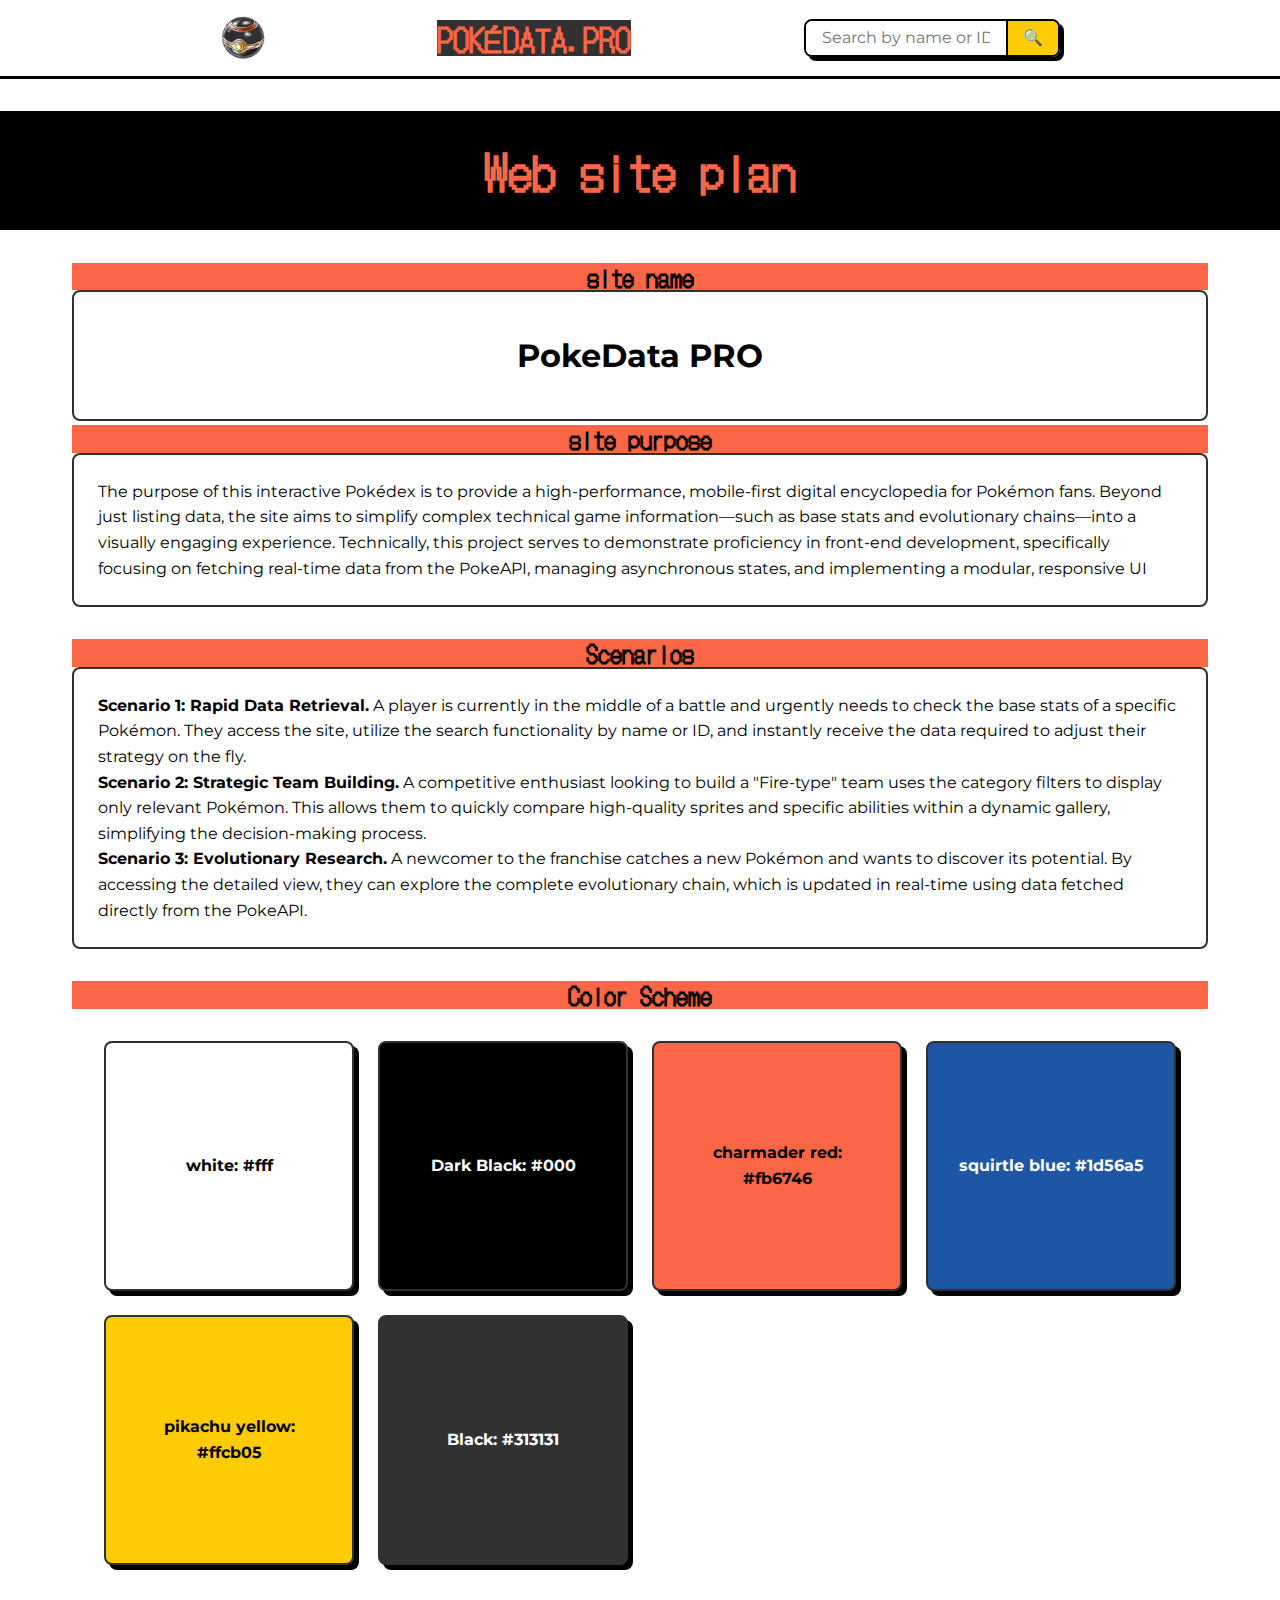
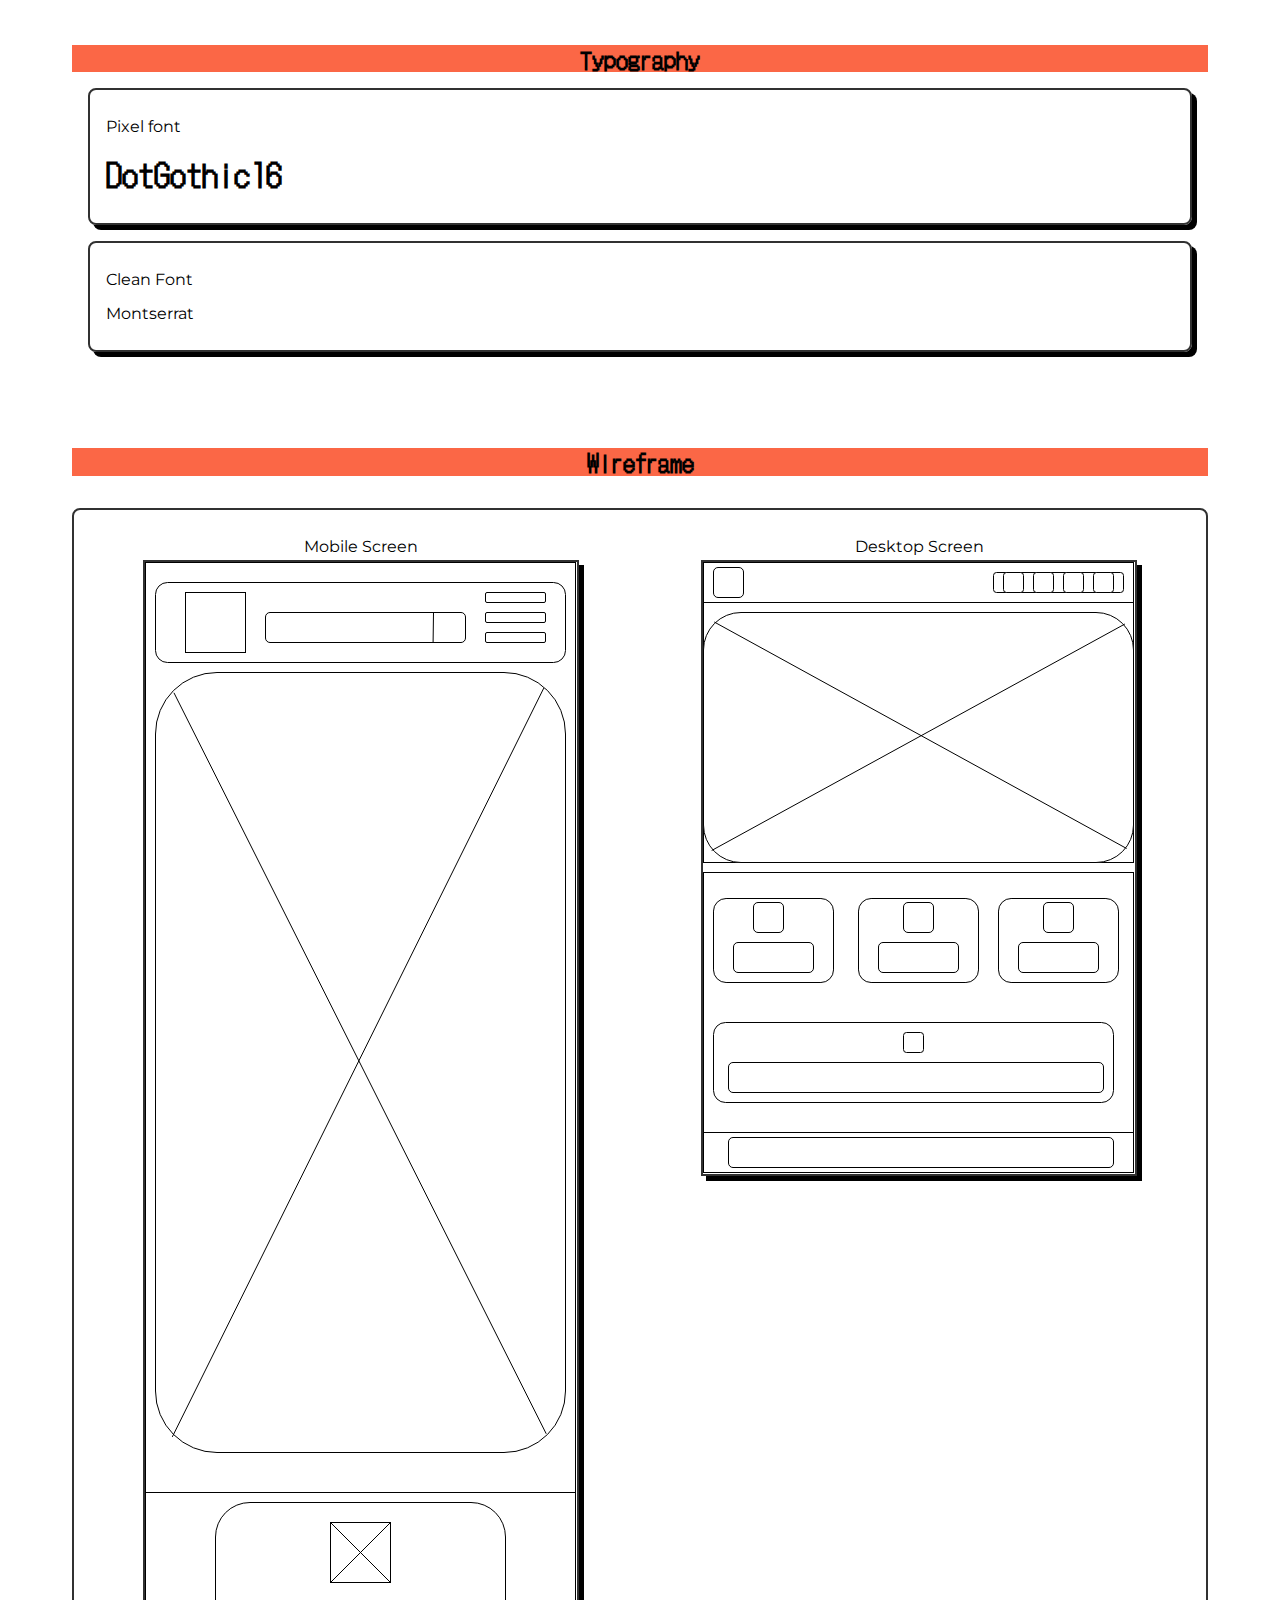
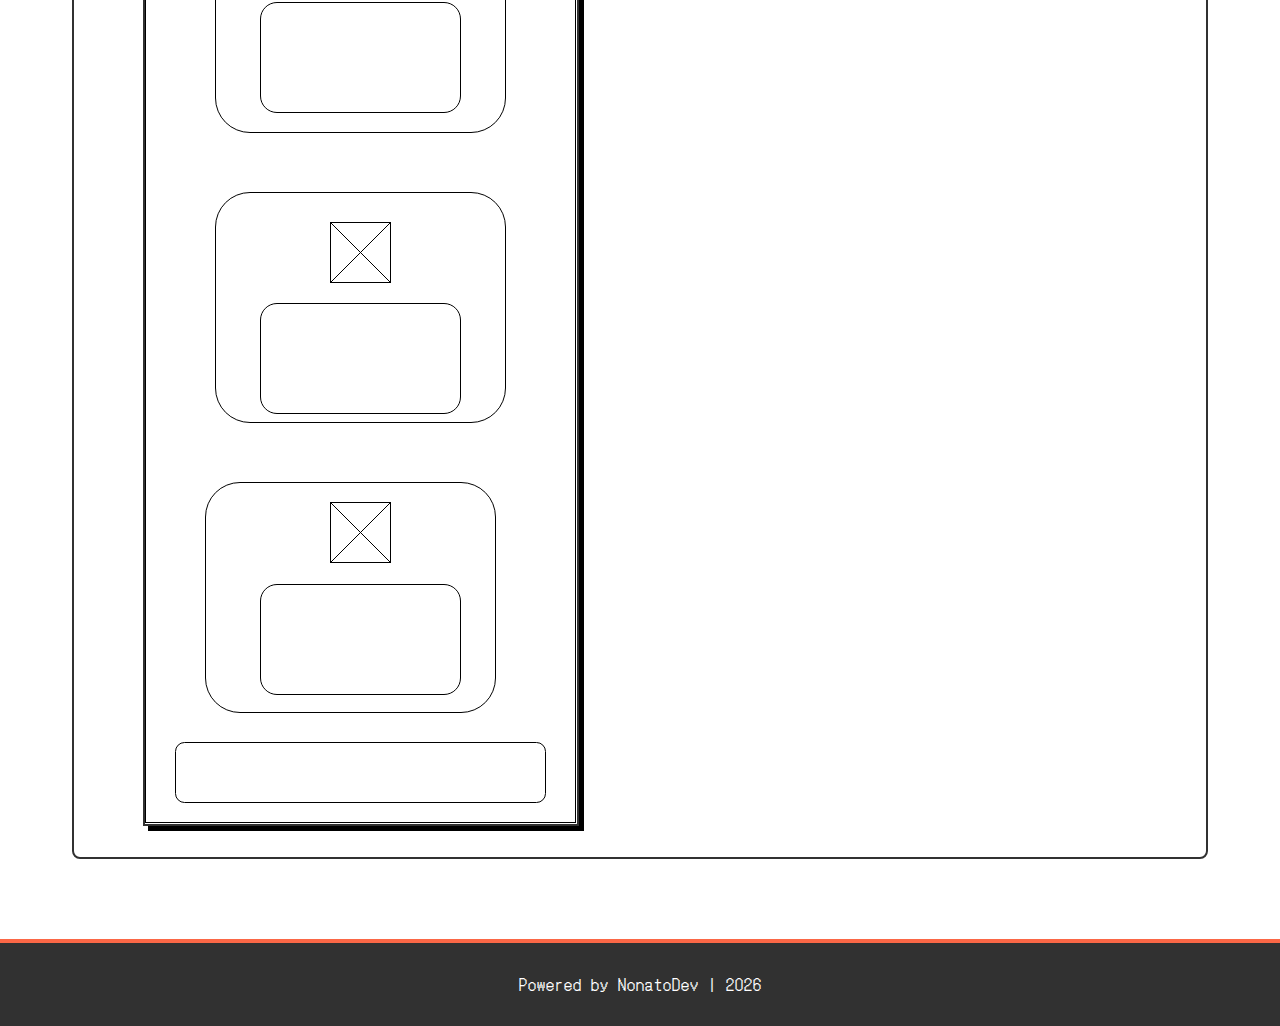
<file: project/siteplan.html>
<!DOCTYPE html>
<html lang="en">
<head>
    <meta charset="UTF-8">
    <meta name="viewport" content="width=device-width, initial-scale=1.0">
    <meta name="author" content="Abel Jesus Nonato Avalos">
    <meta name="description" content="Welcome to the siteplan for Pokedata. your place where you find the purpose, scheme color and wireframes">
    <meta property="og:title" content="PokeDataPro">
    <meta property="og:description" content="Explore PokeData PRO: A high-performance, mobile-first digital encyclopedia powered by real-time data from Poke-API. Detailed stats, types, and evolutionary chains at your fingertips.">
    <meta property="og:image" content="https://nonatodev.github.io/wdd231/project/images/.webp">
    <meta property="og:url" content="https://nonatodev.github.io/wdd231/project/siteplan.html">
    <link rel="preconnect" href="https://fonts.googleapis.com">
    <link rel="preconnect" href="https://fonts.gstatic.com" crossorigin>
    <link href="https://fonts.googleapis.com/css2?family=DotGothic16&family=Montserrat:ital,wght@0,100..900;1,100..900&display=swap" rel="stylesheet">
    <link rel="stylesheet" href="styles/normalize.css">
    <link rel="stylesheet" href="styles/siteplan.css">
    <title>PokeData PRO site plan | Interactive Pokédex & Pokemon Encyclopedia</title>
    <link rel="icon" href="images/pokeDataFav.ico">
</head>
<body>
    <header class="mainHeader">
        <div class="headerContainer">
            <img src="images/lujoball.webp" alt="logo of the pokeDataPro" width="44">
            <h1 class="logo dotGothic16">POKÉDATA.PRO</h1>
            <div class="searchBox">
                <input type="text" placeholder="Search by name or ID..." class="montserrat">
                <button class="searchBtn">
                    <span class="icon">🔍</span>
                </button>
            </div>
        </div>
    </header>
    <main class="sitePlan">
        <h1 class="mTitle">Web site plan</h1>
        <section class="mainContainer">
            <section class="nameContainer">
                <h2 class="title">site name</h2>
                <article>PokeData PRO</article>
            </section>
            <section class="purposeContainer">
                <h2 class="title">site purpose</h2>
                <article>The purpose of this interactive Pokédex is to provide a high-performance, mobile-first digital encyclopedia for Pokémon fans. Beyond just listing data, the site aims to simplify complex technical game information—such as base stats and evolutionary chains—into a visually engaging experience. Technically, this project serves to demonstrate proficiency in front-end development, specifically focusing on fetching real-time data from the PokeAPI, managing asynchronous states, and implementing a modular, responsive UI</article>
            </section>
            <section class="scenariosContainer">
                <h2 class="title">Scenarios</h2>
                <article>
                    <p><strong>Scenario 1: Rapid Data Retrieval.</strong> A player is currently in the middle of a battle and urgently needs to check the base stats of a specific Pokémon. They access the site, utilize the search functionality by name or ID, and instantly receive the data required to adjust their strategy on the fly.</p>
                    <p><strong>Scenario 2: Strategic Team Building.</strong> A competitive enthusiast looking to build a "Fire-type" team uses the category filters to display only relevant Pokémon. This allows them to quickly compare high-quality sprites and specific abilities within a dynamic gallery, simplifying the decision-making process.</p>
                    <p><strong>Scenario 3: Evolutionary Research.</strong> A newcomer to the franchise catches a new Pokémon and wants to discover its potential. By accessing the detailed view, they can explore the complete evolutionary chain, which is updated in real-time using data fetched directly from the PokeAPI.</p>
                </article>
            </section>
            <section class="schemeContainer">
                <h2 class="title">Color Scheme</h2>
                <div class="swatchGrid">    
                    <article class="swatch white">white: #fff</article>
                    <article class="swatch dBlack">Dark Black: #000</article>
                    <article class="swatch red">charmader red: #fb6746</article>
                    <article class="swatch blue">squirtle blue: #1d56a5</article>
                    <article class="swatch yellow">pikachu yellow: #ffcb05</article>
                    <article class="swatch black">Black: #313131</article>
                </div>
            </section>
            <section class="typographyContainer">
                <h2 class="title">Typography</h2>
                <article class="fontSpec">
                    <span class="label">Pixel font</span>
                    <p class="dotGothic16">DotGothic16</p>
                </article>
                <article class="fontSpec">
                    <span class="label">Clean Font</span>
                    <p class="montserrat">Montserrat</p>
                </article>
            </section>
            <section class="wireframeContainer">
                <h2 class="title">Wireframe</h2>
                <article>    
                    <figure>
                        <figcaption class="subTitle">Mobile Screen</figcaption>
                        <img src="images/pokeDataProHomeMobile.drawio.svg" alt="mobile pokedata pro screen"  width="320" loading="lazy" >
                    </figure>
                    <figure>
                        <figcaption class="subTitle">Desktop Screen</figcaption>
                        <img src="images/pokeDataProHomeDesktop.drawio.svg" alt="desktop pokedata pro screen" width="320" loading="lazy">
                    </figure>
                </article>
            </section>
        </section>
    </main>
    <footer class="footerContent">
        <p>Powered by NonatoDev | 2026</p>
    </footer>
</body>
</html>
</file>
<file: project/styles/variables.css>
:root{
    /*colors*/
    --charmander-red: #fb6746;
    --squirtle-blue: #1d56a5;
    --pikachu-yellow: #ffcb05;
    --white: #fff;
    --dark-black: #000;
    --black: #313131;
    --gray-light:#f5f5f5;
    --gray-medium: #e0e0e0;
    /* OFFICIAL COLORS TYPES*/
    --grass: #78C850;
    --fire: #F08030;
    --water: #6890F0;
    --bug: #A8B820;
    --normal: #A8A878;
    --poison: #A040A0;
    --electric: #F8D030;
    --ground: #E0C068;
    --rock: #B8A038;
    --flying: #A890F0;
    --fighting: #C03028;
    --psychic: #F85888;
    --ghost: #705898;
    --ice: #98D8D8;
    --dragon: #7038F8;
    --dark: #705848;
    --steel: #B8B8D0;
    --fairy: #EE99AC;
    --hp: #A7DB8D;
    --atk: #FF5959;
    /*typography*/
    --pixel-font: 'DotGothic16', sans-serif;
    --clean-font: 'Montserrat', sans-serif;
    /*spacing*/ 
    --spacing-xs: 0.5rem;
    --spacing-sm: 1rem;
    --spacing-md: 1.5rem;
    --spacing-lg: 2rem;
    --spacing-xl: 3rem;
    /*breakpoints*/
    --mobile-max: 640px;
    --tablet-min: 641px;
    --tablet-max: 1024px;
    --desktop-min: 1025px;
    /*container widths*/
    --container-mobile: 100%;
    --container-tablet: 95%;
    --container-desktop: 1200px;
    /*transitions*/
    --transition-fast: 0.2s ease;
    --transition-normal: 0.3s ease;
    --transition-slow: 0.5s ease;
    /*shadows*/
    --shadow-sm: 0 2px 6px rgba(0, 0, 0, 0.1);
    --shadow-md: 0 4px 12px rgba(0, 0, 0, 0.15);
    --shadow-lg: 0 8px 24px rgba(0, 0, 0, 0.2);
    /*border radius*/
    --radius-sm: 4px;
    --radius-md: 8px;
    --radius-lg: 12px;
    --radius-full: 50%;
}
</file>
<file: project/styles/base.css>
*{
    box-sizing: border-box;
    margin: 0;  
    padding: 0;
}
html{
    font-size: 16px;
    scroll-behavior: smooth;
}
body{
    font-family: var(--font-clean);
    background-color: var(--gray-light);
    color: var(--black);
    line-height: 1.6;
    min-height: 100dvh;
    display: flex;
    flex-direction: column;
}
/*base typography*/
h1, h2, h3, h4, h5, h6{
    font-weight: 600;
    line-height: 1.2;
    margin-bottom: var(--spacing-sm);
}
h1{ font-size: 2rem;}
h2{ font-size: 1.75rem;}
h3{ font-size: 1.5rem;}
/*links*/
a:hover{
    color: var(--charmander-red);
}
/*responsive images*/
img{
    max-width: 100%;
    height: auto;
    display: block;
}
/*utility classes*/
.hidden{
    display: none;
}
.container{
    width: var(--container-mobile);
    margin: 0 auto;
    padding: 0 var(--spacing-sm);
}
main{
    flex: 1;
}
/*MEDIA QUERIES BASE*/
/*tablets*/
@media screen and(min-width:641px){
    .container{
        width: var(--container-tablet);
        padding: 0 var(--spacing-md);
    }
    h1{ font-size: 2.5rem;}
    h2{ font-size: 2rem;}
    h3{ font-size: 1.75rem;}
}
/*desktop*/
@media screen and(min-width:1025px){
    .container{
        width: var(--container-desktop);
    }
    h1{ font-size: 3rem;}
    h2{ font-size: 2.5rem;}
}
</file>
<file: project/styles/layout/header.css>
.mainHeader{
    background-color: var(--black);
    color: var(--white);
    display: flex;
    align-items: center;
    justify-content: space-between;
    padding: var(--spacing-sm);
    gap: var(--spacing-sm);
    position: sticky;
    top: 0;
    z-index: 1000;
    box-shadow: var(--shadow-md);
    height: 75px;
}
.logoGroup {
    display: flex;
    align-items: center;
    gap: var(--spacing-sm);
}
.logoLink {
    display: flex;
    align-items: center;
    gap: var(--spacing-xs);
    text-decoration: none;
}
.logo {
    font-family: var(--pixel-font);
    font-size: var(--spacing-sm);
    color: var(--pikachu-yellow);
    margin: 0;
    white-space: nowrap;
}
.logoLink img {
    width: 32px;
    height: 32px;
}
.mainNav {
    display: flex;
    gap: var(--spacing-sm);
    position: fixed;
    top: 0;
    right: -100%;
    width: 40%;
    height: 100vh;
    background-color: var(--black);
    flex-direction: column;
    padding-top: 80px;
    transition: right 0.4s ease-in-out;
    z-index: 1000;
}
.mainNav.show {
    right: 0;
}
.navList{
    display: flex;
    flex-direction: column;
    gap: var(--spacing-sm);
    align-items: center;
    list-style: none;
    padding: 0;
    margin: 0;
}
.navLink {
    color: var(--white);
    padding: var(--spacing-xs) var(--spacing-sm);
    border-radius: var(--radius-md);
    transition: background-color var(--transition-fast);
    font-size: 0.875rem;
    display: flex;
    align-items: center;
    gap: 0.25rem;
    text-decoration: none;
    font-family: var(--clean-font);
}
.navLink:hover,
.navLink.active {
    background-color: var(--charmander-red);
    color: var(--white);
}
.badge {
    background-color: var(--pikachu-yellow);
    color: var(--black);
    padding: 0.125rem 0.5rem;
    border-radius: var(--radius-full);
    font-size: 0.75rem;
    font-weight: 700;
    min-width: 20px;
    text-align: center;
}
.hamButton{
    width: 40px;
    height: 30px;
    position: relative;
    background-color: transparent;
    border: none;
    cursor: pointer;
    z-index: 1001;
    display: flex;
    flex-direction: column;
    justify-content: space-between;
}
.hamButton span {
    display: block;
    width: 100%;
    height: 4px;
    background-color: var(--pikachu-yellow);
    border-radius: var(--radius-full);
    transition: all var(--transition-fast);
    transform-origin: left center;
}
.hamButton.open span:nth-child(1) {
    transform: rotate(45deg);
}
.hamButton.open span:nth-child(2) {
    opacity: 0;
    width: 0%;
}
.hamButton.open span:nth-child(3) {
    transform: rotate(-45deg);
}
/* Filters */
.filterContainer {
    display: flex;
    gap: var(--spacing-xs);
    overflow-x: auto;
    padding-bottom: var(--spacing-xs);
    scrollbar-width: thin;
}
.filterBtn {
    background-color: rgba(255, 255, 255, 0.1);
    color: var(--white);
    border: 1px solid rgba(255, 255, 255, 0.2);
    padding: var(--spacing-xs) var(--spacing-sm);
    border-radius: var(--radius-full);
    cursor: pointer;
    white-space: nowrap;
    font-size: 0.875rem;
    transition: all var(--transition-fast);
}
.filterBtn:hover {
    background-color: rgba(255, 255, 255, 0.15);
}
.filterBtn.active {
    background-color: var(--charmander-red);
    border-color: var(--charmander-red);
}
/*tablet header*/
@media screen and (min-width: 641px) {
    .logo {
        font-size: 1.25rem;
    }
    .logoLink img {
        width: 40px;
        height: 40px;
    }
    .navLink {
        font-size: 1rem;
    }
    .searchBox input {
        font-size: 1rem;
    }
    .filterContainer {
        justify-content: center;
    }
}
/*desktop header*/
@media screen and (min-width: 1025px) {
    .hamButton {
        display: none;
    }
    .mainNav {
        position: static;
        width: auto;
        height: auto;
        right: 0;
        padding-top: 0;
        background-color: transparent;
        display: flex;
    }
    .logo {
        font-size: var(--spacing-lg);
    }
    .logoLink img {
        width: 44px;
        height: 44px;
    }
    .navList {
        flex-direction: row;
        gap: var(--spacing-md);
    }
    .searchContainer {
        display: flex;
        
    }

}
</file>
<file: project/styles/pages/home.css>
/*CTA button*/
.ctaButton {
    display: inline-block;
    padding: 12px 24px;
    background-color: var(--pikachu-yellow);
    color: var(--black);
    text-decoration: none;
    font-weight: bold;
    font-family: var(--pixel-font);
    border-radius: var(--radius-md);
    transition: transform var(--transition-fast), background-color var(--transition-fast);
}
.ctaButton:hover {
    transform: translateY(-3px);
    background-color: var(--white);
}
/*FEATURED CAROUSEL*/
.featuredSection {
    padding: var(--spacing-xl, 40px) var(--spacing-md, 20px);
    max-width: 1200px;
    margin: 0 auto;
    text-align: center;
}
.featuredTitle {
    text-align: center;
    background-color: var(--black);
    color: var(--pikachu-yellow);
    font-family: var(--clean-font);
    font-size: 2rem;
    margin-bottom: 20px;
    text-transform: uppercase;
    letter-spacing: 2px;
    border-radius: var(--radius-md);
}
.carouselWrapper {
    width: 100%;
}
.carouselTrack {
    display: flex;
    gap: 20px;
    overflow-x: auto;
    padding: 20px 10px;
    scroll-snap-type: x mandatory;
    scrollbar-width: none; 
}
.carouselTrack::-webkit-scrollbar {
    display: none;
}
.carouselTrack .pokemonCard {
    min-width: 280px; 
    flex-shrink: 0;   
    scroll-snap-align: center; 
}
.carouselErrorBox {
    width: 100%;
    padding: 40px 20px;
    display: flex;
    justify-content: center;
    align-items: center;
    background-color: rgba(30, 30, 30, 0.6);
    border: 1px solid rgba(255, 89, 89, 0.3);
    border-radius: var(--radius-lg);
}
.carouselErrorText {
    color: var(--charmander-red);
    font-family: var(--clean-font);
    font-size: 1.1rem;
    font-weight: bold;
    margin: 0;
    letter-spacing: 1px;
}
/*WEATHER SECTION*/
.weatherSection {
    padding: var(--spacing-md, 20px);
    max-width: 600px;
    margin: 40px auto;
}
.weatherContainer {
    background-color: rgba(30, 30, 30, 0.6);
    color: var(--white);
    border: 1px solid rgba(255, 255, 255, 0.1);
    border-radius: var(--radius-lg);
    padding: 30px 20px;
    display: flex;
    flex-direction: column;
    align-items: center;
    gap: 20px;
}
.weatherStatusText {
    color: var(--white);
    text-align: center;
    font-family: var(--clean-font);
    font-size: 1.1rem;
    margin: 20px 0;
    animation: pulse 1.5s infinite;
}
.weatherErrorText {
    color: var(--charmander-red);
    text-align: center;
    font-family: var(--clean-font);
    font-size: 1.1rem;
    font-weight: bold;
    margin: 20px 0;
}
/*initial button*/
.weatherPrompt {
    text-align: center;
    color: var(--white);
    font-family: var(--clean-font);
}
.weatherPrompt p {
    margin-bottom: 20px;
}
.pillBtn {
    background-color: var(--pikachu-yellow);
    color: var(--black);
    border: none;
    padding: 12px 30px;
    border-radius: 30px;
    font-weight: bold;
    cursor: pointer;
    transition: transform var(--transition-fast, 0.3s);
}
.pillBtn:hover {
    transform: translateY(-3px);
}
/*currently weather*/
.currentWeatherBox {
    text-align: center;
    color: var(--white);
    width: 100%;
    border-bottom: 1px solid rgba(255, 255, 255, 0.1);
    padding-bottom: 20px;
}
.weatherCity {
    font-size: 1.5rem;
    margin: 0 0 10px 0;
    color: var(--pikachu-yellow);
    letter-spacing: 1px;
}
.weatherMainRow {
    display: flex;
    align-items: center;
    justify-content: center;
    gap: 15px;
}
.currentTemp {
    font-size: 3rem;
    font-weight: bold;
}
.weatherDesc {
    text-transform: capitalize;
    margin: 5px 0 0 0;
    color: var(--gray-medium);
}
/*Forecast for next three days*/
.forecastTrack {
    display: flex;
    justify-content: center;
    gap: 15px;
    width: 100%;
    margin-top: 10px;
}
.forecastCard {
    display: flex;
    flex-direction: column;
    align-items: center;
    background-color: rgba(0, 0, 0, 0.4);
    padding: 15px;
    border-radius: var(--radius-md);
    min-width: 80px;
}
.forecastDay {
    color: var(--white);
    font-weight: bold;
    font-size: 0.9rem;
    text-transform: uppercase;
}
.forecastTemp {
    color: var(--pikachu-yellow);
    font-weight: bold;
    margin-top: 5px;
}
@keyframes pulse {
    0% { opacity: 0.6; }
    50% { opacity: 1; }
    100% { opacity: 0.6; }
}
/*DESKTOP HERO*/
@media screen and (min-width: 1025px) {
    .heroBanner { 
        min-height: 300px;
    }
    .heroTitle { 
        font-size: var(--spacing-xl);
    }
    .carouselTrack {
        scrollbar-width: thin; 
        scrollbar-color: var(--charmander-red) rgba(255, 255, 255, 0.1);
        padding-bottom: 30px;
    }
    .carouselTrack::-webkit-scrollbar {
        display: block; 
        height: 10px;
    }
    .carouselTrack::-webkit-scrollbar-track {
        background: rgba(255, 255, 255, 0.05);
        border-radius: 10px;
    }
    .carouselTrack::-webkit-scrollbar-thumb {
        background: var(--charmander-red);
        border-radius: 10px;
    }
}
</file>
<file: project/styles/layout/footer.css>
.mainFooter{
    font-family: var(--clean-font);
    background-color: var(--black);
    color: var(--white);
    padding: var(--spacing-lg) 0;
    border-top: 2px solid var(--gray-medium);
    margin-top: auto;
}
.footerContainer {
    text-align: center;
    max-width: var(--container-mobile);
    margin: 0 auto;
    padding: 0 var(--spacing-sm);
    display: flex;
    flex-direction: column;
    gap: var(--spacing-xs);
}
.footerContainer p {
    margin: var(--spacing-xs) 0;
    font-size: 0.875rem;
}
.footerContainer strong {
    color: var(--pikachu-yellow);
}
.socialLinksContainer {
    display: flex;
    justify-content: center;
    gap: var(--spacing-md);
    margin-bottom: var(--spacing-sm);
}
.socialLink {
    display: flex;
    transition: transform var(--transition-fast);
    text-decoration: none;
}
.socialLink img {
    filter: invert(1); 
    transition: filter var(--transition-fast);
}
.socialLink:hover {
    transform: translateY(-3px) scale(1.1);
}
.socialLink:hover img {
    filter:invert(88%) sepia(81%) saturate(1476%) hue-rotate(355deg) brightness(103%) contrast(104%);
}
.apiCredit {
    font-family: var(--clean-font);
    color: var(--gray-medium);
    font-size: 0.75rem;
}
.apiCredit a {
    color: var(--pikachu-yellow);
    text-decoration: none;
    
}
.apiCredit a:hover {
    color: var(--charmander-red);
}
/*tablet footer*/
@media screen and (min-width: 641px) {
    .footerContent {
        padding: var(--spacing-lg) var(--spacing-md);
    }
    .footerContainer {
        max-width: var(--container-tablet);
    }
    .footerContainer p {
        font-size: 1rem;
    }
    .apiCredit {
        font-size: 0.875rem;
    }
}
/*desktop footer*/
@media screen and (min-width: 1025px) {
    .footerContainer {
        max-width: var(--container-desktop);
    }
    .footerContainer p {
        margin: 0;
    }
}
</file>
<file: project/styles/pages/favorites.css>
/*main grid*/
.favoritesGridSection {
    display: grid;
    grid-template-columns: repeat(auto-fill, minmax(280px, 1fr));
    gap: 30px;
    padding: 20px;
    max-width: 1200px;
    margin: 0 auto var(--spacing-xl, 40px) auto;
    min-height: 40dvh;
}
/*fav card styles*/
.favCard {
    background-color: rgba(30, 30, 30, 0.7);
    backdrop-filter: blur(10px);
    border: 1px solid rgba(255, 255, 255, 0.1);
    border-radius: var(--radius-lg);
    padding: 24px 20px 20px 20px;
    display: flex;
    flex-direction: column;
    justify-content: space-between;
    align-items: center;
    position: relative;
    overflow: hidden;
    height: 100%;
    transition: transform var(--transition-normal, 0.3s), box-shadow var(--transition-normal, 0.3s);
    font-family: var(--clean-font);
}
.favCard:hover {
    transform: translateY(-8px);
    box-shadow: var(--shadow-lg, 0 10px 20px rgba(0,0,0,0.5));
    border-color: rgba(255, 255, 255, 0.3);
}
/*card inside layout*/
.pokemonId {
    position: absolute;
    top: 15px;
    right: 15px;
    background: rgba(0, 0, 0, 0.5);
    color: var(--gray-medium);
    padding: 4px 10px;
    border-radius: 20px;
    font-size: 0.85rem;
    font-weight: 700;
    letter-spacing: 1px;
    z-index: 2;
}
.pokemonName {
    color: var(--white);
    font-size: 1.4rem;
    font-weight: 600;
    letter-spacing: 0.5px;
    margin-bottom: 10px;
    text-transform: capitalize;
    text-align: center;
}
.pokemonImageContainer {
    height: 150px;
    width: 100%;
    display: flex;
    align-items: center;
    justify-content: center;
    margin: 10px 0 20px 0;
}
.pokemonImg {
    max-height: 100%;
    max-width: 100%;
    object-fit: contain;
    filter: drop-shadow(0 8px 10px rgba(0,0,0,0.6));
    transition: transform var(--transition-normal, 0.3s);
}
.favCard:hover .pokemonImg {
    transform: scale(1.15) rotate(3deg);
}
/*pokemon style*/
.pokemonTypes {
    display: flex;
    justify-content: center;
    gap: 8px;
    flex-wrap: wrap;
    margin-bottom: 20px;
}
.typeBadge {
    padding: 5px 14px;
    border-radius: 20px;
    font-size: 0.75rem;
    font-weight: 700;
    text-transform: uppercase;
    color: var(--white);
    text-shadow: 0 1px 2px rgba(0,0,0,0.6);
    box-shadow: var(--shadow-sm);
}
/*release button*/
.releaseBtn {
    margin-top: auto;
    width: 100%;
    padding: 10px 15px;
    border-radius: 8px;
    border: 2px solid var(--dark-black);
    background: rgba(255, 89, 89, 0.1);
    color: var(--white, #fff);
    font-family: var(--clean-font);
    font-size: 0.9rem;
    font-weight: bold;
    text-transform: uppercase;
    letter-spacing: 1px;
    cursor: pointer;
    transition: all var(--transition-fast, 0.3s) ease;
}
.releaseBtn:hover {
    background: var(--dark-black);
    color: var(--white, #fff);
    box-shadow: 0 4px 15px rgba(255, 89, 89, 0.4);
    transform: translateY(-2px);
}
/*empty style*/
.emptyStateContainer {
    display: none;
    flex-direction: column;
    align-items: center;
    justify-content: center;
    text-align: center;
    width: 100%;
    max-width: 640px;
    margin: 0 auto;
    padding: 40px 20px;   
    background-color: var(--black);
    border-radius: var(--radius-lg);
    animation: fadeIn var(--transition-normal, 0.5s) ease-in-out;
}
.emptyStateIcon {
    display: block;
    width: 80px;
    margin: 0 auto 20px auto;
    filter: drop-shadow(0 4px 6px rgba(0,0,0,0.5));
}
.emptyStateTitle {
    color: var(--white);
    font-family: var(--clean-font);
    margin-bottom: 10px;
    font-size: 1.5rem;
}
.emptyStateText {
    color: var(--gray-medium);
    font-family: var(--clean-font);
    margin-bottom: 24px;
}
.emptyStateBtn {
    text-decoration: none;
    padding: 10px 24px;
    background-color: var(--pikachu-yellow);
    color: var(--black);
    border: none;
    font-weight: 800;
    border-radius: var(--radius-lg);
    transition: transform var(--transition-fast, 0.3s) ease;
}
.emptyStateBtn:hover {
    transform: scale(1.05);
}
/*animation*/
@keyframes fadeIn {
    from { opacity: 0; transform: translateY(10px); }
    to { opacity: 1; transform: translateY(0); }
}
</file>
<file: project/styles/pages/pokedex.css>
/*TEXTS AND COLORS*/
.pokemonName, 
.modalPokemonName { 
    color: var(--white);
    text-transform: capitalize;
}
.searchBtn:hover, 
.favBtn:hover { 
    transform: scale(1.05);
}
.errorMessage, 
.modalErrorMessage { 
    color: var(--charmander-red);
    font-weight: bold;
}
/*FORM STYLE*/
.searchSection {
    max-width: 500px;
    margin: 0 auto var(--spacing-lg) auto;
    padding: 0 var(--spacing-md);
    text-align: center;
}
.searchBox {
    display: flex;
    gap: 10px;
    background-color: rgba(20, 20, 20, 0.8);
    color: var(--white);
    padding: 10px;
    border-radius: var(--radius-md);
    border: 1px solid var(--gray-medium);
}
.autocompleteWrapper {
    position: relative;
    flex: 1;
}
.autocompleteWrapper input {
    width: 100%;
    border: none;
    background-color: transparent;
    color: var(--white);
    padding: 10px;
    font-size: 1rem;
    outline: none;
}
.searchBtn {
    background-color: var(--pikachu-yellow);
    color: var(--black);
    border: none;
    padding: 10px 20px;
    border-radius: var(--radius-md);
    font-weight: bold;
    cursor: pointer;
    transition: transform var(--transition-fast);
}
.errorMessage {
    display: none;
    margin-top: 10px;
    font-size: 0.9rem;
}
/*SUGGESTION STYLE(Autocomplete)*/
.suggestionsList {
    position: absolute;
    top: 100%;
    left: 0;
    width: 100%;
    background-color: var(--black);
    border: 1px solid var(--gray-medium);
    border-top: none;
    border-radius: 0 0 var(--radius-md) var(--radius-md);
    list-style: none;
    padding: 0;
    margin: 0;
    max-height: 200px;
    overflow-y: auto;
    z-index: 1000;
    display: none;
    box-shadow: var(--shadow-lg);
}
.suggestionItem {
    padding: 12px 15px;
    color: var(--white);
    text-align: left;
    cursor: pointer;
    text-transform: capitalize;
    transition: background-color var(--transition-fast);
    border-bottom: 1px solid rgba(255,255,255,0.05);
}
.suggestionItem:hover {
    background-color: var(--squirtle-blue);
}
/*CARD LAYOUT*/
.pokemonCard {
    padding: 20px;
    display: flex;
    flex-direction: column;
    align-items: center;
    width: 100%;
    max-width: 320px;
    position: relative;
    overflow: hidden;
    z-index: 1;
    cursor: pointer;
}
.cardHeader {
    width: 100%;
    display: flex;
    justify-content: flex-end;
    margin-bottom: 10px;
}
.pokemonId {
    background: rgba(0, 0, 0, 0.5);
    color: var(--gray-medium);
    padding: 4px 10px;
    border-radius: 20px;
    font-size: 0.85rem;
    font-weight: 700;
    letter-spacing: 1px;
}
.cardImageContainer {
    height: 150px;
    width: 100%;
    display: flex;
    align-items: center;
    justify-content: center;
    margin-bottom: 15px;
}
.pokemonImg {
    max-height: 100%;
    max-width: 100%;
    object-fit: contain;
    filter: drop-shadow(0 8px 10px rgba(0,0,0,0.6));
    transition: transform var(--transition-normal);
}
.pokemonCard:hover .pokemonImg {
    transform: scale(1.15) rotate(3deg);
}
.pokemonName {
    font-size: 1.3rem;
    font-weight: 600;
    letter-spacing: 0.5px;
    margin-bottom: 15px;
}

/*MODAL INSIDE STYLES */
.modalTopHeader {
    display: flex;
    justify-content: space-between;
    align-items: center;
    border-bottom: 1px solid rgba(255, 255, 255, 0.1);
    padding-bottom: 15px;
    margin-bottom: 20px;
}
.modalPokemonName {
    font-size: 1.8rem;
    margin: 0;
}
.modalPokemonId {
    color: var(--gray-medium);
    font-size: 1rem;
    font-weight: normal;
}
.favBtn {
    font-weight: bold;
    color: var(--white);
    background: rgba(255, 255, 255, 0.1);
    border: 1px solid rgba(255, 255, 255, 0.2);
    padding: 8px 15px;
    border-radius: 20px;
    cursor: pointer;
    transition: all var(--transition-fast) ease;
}
.favBtn.active {
    background: var(--charmander-red);
    border-color: var(--charmander-red);
    box-shadow: 0 4px 10px rgba(240, 128, 48, 0.4);
}
.modalDataSection {
    margin-bottom: 24px;
}
.modalSectionTitle {
    color: var(--gray-medium);
    margin-bottom: 10px;
    font-size: 0.9rem;
    text-transform: uppercase;
    letter-spacing: 1px;
}
.modalErrorMessage {
    text-align: center;
    padding: var(--spacing-md) 0;
}
/*STATS AND ATTACKS STYLES*/
.statRow {
    display: flex;
    align-items: center;
    margin-bottom: 12px;
}
.statName {
    width: 80px;
    font-size: 0.85rem;
    text-transform: uppercase;
    color: var(--gray-medium);
    font-weight: bold;
}
.statBarContainer {
    flex: 1;
    height: 8px;
    background: rgba(255, 255, 255, 0.1);
    border-radius: var(--radius-sm);
    overflow: hidden;
    margin: 0 15px;
}
.statBar {
    height: 100%;
    background: var(--pikachu-yellow);
    border-radius: var(--radius-sm);
    transition: width 1s ease-out;
}
.statValue {
    width: 35px;
    font-size: 0.9rem;
    text-align: right;
    font-weight: bold;
}
.movesList {
    display: flex;
    flex-wrap: wrap;
    gap: 8px;
    margin-top: 15px;
}
.moveItem {
    background: rgba(255, 255, 255, 0.1);
    border: 1px solid rgba(255, 255, 255, 0.2);
    padding: 6px 12px;
    border-radius: 20px;
    font-size: 0.8rem;
    text-transform: capitalize;
}
/*MEDIA QUERIES*/
@media screen and (min-width: 641px) {
    .pokemonCard { max-width: 360px; padding: 24px; }
    .cardImageContainer { height: 180px; }
    .pokemonName { font-size: 1.5rem; }
}
@media screen and (min-width: 1025px) {
    .pokemonCard { max-width: 440px; padding: 32px; }
    .cardImageContainer { height: 220px; }
    .pokemonName { font-size: 1.8rem; }
}
</file>
<file: project/styles/pages/gyms.css>
/*HERO BANNER STYLES*/
.heroBanner {
    position: relative;
    width: 100%;
    min-height: 400px; 
    max-height: 660px;
    overflow: hidden;
    border-bottom: 3px solid var(--pikachu-yellow);
    margin-bottom: var(--spacing-lg);
}
.heroImage {
    width: 100%;
    height: 100%;
    object-fit: cover;
    display: block;
    filter: brightness(0.7); 
}
/*HERO TEXT*/
.heroOverlay {
    position: absolute;
    top: 0;
    left: 0;
    width: 100%;
    height: 100%;
    display: flex;
    align-items: center;
    justify-content: center;
    text-align: center;
    background: linear-gradient(to bottom, transparent 0%, rgba(0,0,0,0.8) 100%);
}
.heroTextContainer {
    padding: var(--spacing-md);
    max-width: 600px;
    color: var(--white);
}
.heroTitle {
    font-family: var(--pixel-font);
    font-size: var(--spacing-xl);
    margin-bottom: var(--spacing-sm);
    text-transform: uppercase;
    text-shadow: 2px 2px 4px rgba(0,0,0,0.5);
}
.heroSubtitle {
    font-size: var(--spacing-sm);
    font-family: var(--clean-font);
    margin-bottom: var(--spacing-md);
    opacity: 0.9;
}
/*TABS REGION*/
.regionFilters {
    display: flex;
    justify-content: center;
    gap: 10px;
    flex-wrap: wrap;
    margin-bottom: var(--spacing-xl, 40px);
    padding: 0 var(--spacing-md);
}
.regionBtn {
    font-family: var(--clean-font);
    background: rgba(30, 30, 30, 0.6);
    color: var(--gray-medium);
    border: 2px solid rgba(255, 255, 255, 0.1);
    padding: 10px 24px;
    border-radius: 30px;
    font-size: 1rem;
    font-weight: bold;
    cursor: pointer;
    text-transform: uppercase;
    letter-spacing: 1px;
    transition: all var(--transition-fast, 0.3s) ease;
}
.regionBtn:hover {
    background: rgba(255, 255, 255, 0.1);
    color: var(--white);
    transform: translateY(-2px);
}
.regionBtn.active {
    background: var(--pikachu-yellow);
    color: var(--black);
    border-color: var(--pikachu-yellow,);
    box-shadow: 0 4px 15px rgba(248, 208, 48, 0.4);
}

/* --- REJILLA ESPECÍFICA PARA GIMNASIOS --- */
/* Como aquí mostraremos 8 tarjetas a la vez, volvemos al comportamiento Grid en lugar de Flexbox centrado */
.gymsGridContainer {
    display: grid;
    grid-template-columns: repeat(auto-fill, minmax(260px, 1fr));
    gap: 24px;
    align-items: stretch; /* Asegura que todas las tarjetas midan lo mismo */
}
/* --- ESTILOS DE LA TARJETA DE GIMNASIO --- */
.gymCard {
    font-family: var(--clean-font);
    justify-content: space-between; /* Distribuye el espacio interior uniformemente */
    max-width: 100%; /* Deja que el CSS Grid controle el ancho */
}
.gymCity {
    font-size: 0.85rem;
    color: var(--gray-medium);
    text-transform: uppercase;
    letter-spacing: 2px;
    margin-bottom: 15px;
    text-align: center;
    width: 100%;
    border-bottom: 1px solid rgba(255, 255, 255, 0.1);
    padding-bottom: 8px;
}
.leaderImageContainer {
    height: 140px;
    width: 100%;
    display: flex;
    justify-content: center;
    align-items: center;
    margin-bottom: 15px;
}
.leaderImg {
    max-height: 100%;
    max-width: 100%;
    object-fit: contain;
    filter: drop-shadow(0 8px 10px rgba(0,0,0,0.5));
    transition: transform 0.3s ease;
}
.gymCard:hover .leaderImg {
    transform: scale(1.1) translateY(-5px);
}
.leaderName {
    color: var(--white);
    font-size: 1.6rem;
    font-weight: 700;
    margin-bottom: 15px;
    text-align: center;
}
.badgeContainer {
    margin-top: 20px;
    display: flex;
    align-items: center;
    justify-content: center;
    gap: 8px;
    background: rgba(0, 0, 0, 0.4);
    padding: 8px 16px;
    border-radius: 20px;
    width: 100%;
}
.badgeIcon {
    font-size: 1.2rem;
}
.badgeName {
    color: var(--white);
    font-size: 0.95rem;
    font-weight: bold;
    letter-spacing: 0.5px;
}
</file>
<file: project/styles/siteplan.css>
*{
    margin: 0;
    padding: 0;
    box-sizing: border-box;
}
:root{
    --charmader-red: #fb6746;
    --squirtle-blue: #1d56a5;
    --pikachu-yellow: #ffcb05;
    --white: #fff;
    --dark-black: #000;
    --black: #313131;
    --pixel-font: 'DotGothic16', sans-serif;
    --clean-font: 'Montserrat', sans-serif;
    --mirror-shadow: 5px 5px 0px var(--dark-black);
    --mirror-shadow-hover: 8px 8px 0px var(--charmader-red);
}
.mainHeader {
    background-color: var(--white);
    border-bottom: 3px solid var(--dark-black);
    padding: 1rem 0;
    position: sticky;
    top: 0;
    z-index: 1000;
}
.headerContainer {
    max-width: 1200px;
    margin: 0 auto;
    display: flex;
    justify-content: space-evenly;
    align-items: center;
    padding: 0 1.5rem;
    flex-wrap: wrap;
    gap: 1rem;
}
.logo {
    font-size: 1.5rem;
    background-color: var(--black);
    color: var(--charmader-red);
    margin: 0;
}
.searchBox{
    display: none;
}
.mTitle{
    text-align: center;
    font-family: var(--pixel-font);
    font-size: 2rem;
    background-color: var(--dark-black);
    color: var(--charmader-red);
}
.title{
    text-align: center;
    font-family: var(--pixel-font);
    font-size: 1.5rem;
    background-color: var(--charmader-red);
    color: var(--dark-black);
}
.nameContainer article{
    text-align: center;
    font-size: 2rem;
    font-weight: bold;
}
article{
    border: 2px solid var(--black);
    border-radius: 0.5rem;
    padding: 1.5rem;
    font-family: var(--clean-font);
    font-size: 1rem;
    line-height: 1.6;
}
.swatchGrid, .fontSpec, .frame{
    display: grid;
    grid-template-columns: repeat(auto-fit, minmax(200px, 1fr));
    gap:1.5rem;
}
article.swatch {
    text-align: center;
    display: flex;
    flex-direction: column;
    justify-content: center;
    align-items: center;
    font-weight: bold;
    aspect-ratio: 1/1;
    border: 2px solid var(--black);
    border-radius: 0.5rem;
    cursor: pointer;
    transition: all 0.2s ease-in-out;
    box-shadow: var(--mirror-shadow);
}
article.swatch:hover{
    transform: translate(-3px, -3px);
    box-shadow: var(--mirror-shadow-hover);
}
.white{
    background-color: var(--white);
    color: var(--dark-black);
}
.dBlack{
    background-color: var(--dark-black);
    color: var(--white);
}
.red{
    background-color: var(--charmader-red);
    color: var(--dark-black);
}
.blue{
    background-color: var(--squirtle-blue);
    color: var(--white);
}
.yellow{
    background-color: var(--pikachu-yellow);
    color: var(--dark-black);
}
.black{
    background-color: var(--black);
    color: var(--white);
}
.typographyContainer{
    gap: 1.5rem;
    padding: 1rem 0;
}
.fontSpec{
    display: flex;
    flex-direction: column;
    gap: 0.5rem;
    padding: 1.5rem 1rem;
    margin: 1rem;
    border: 2px solid var(--black);
    border-radius: 0.5rem;
    cursor: pointer;
    transition: all 0.2s ease-in-out;
    box-shadow: var(--mirror-shadow);
}
.fontSpec:hover{
    transform: translate(-3px, -3px);
    box-shadow: var(--mirror-shadow-hover);
}
.dotGothic16{
    font-family: var(--pixel-font);
    font-size: 2rem;
    font-weight: bold;
}
.montserrat{
    font-family: var(--clean-font);
    font-size: 1rem;
}
.wireframeContainer{
    margin: 1rem 0;
    padding: 1rem 0;
}
.subTitle{
    text-align: center;
}
.footerContent {
    padding: 2rem 1rem;
    margin-top: 3rem;
    background-color: var(--black);
    color: var(--white);
    text-align: center;
    border-top: 4px solid var(--charmader-red);
}
.footerContent p {
    font-family: var(--pixel-font);
    font-size: 1rem;
    letter-spacing: 1px;
    margin: 0;
}
.footerContent p::after {
    font-family: var(--clean-font);
    font-weight: 300;
    opacity: 0.8;
}
@media screen and (min-width:1025px){
    .searchBox {
        display: flex;
        border: 2px solid var(--dark-black);
        border-radius: 8px;
        overflow: hidden;
        box-shadow: 4px 4px 0px var(--dark-black);
    }
    .searchBox input {
        border: none;
        padding: 0.5rem 1rem;
        outline: none;
        width: 200px;
    }
    .searchBtn {
        background-color: var(--pikachu-yellow);
    border: none;
    border-left: 2px solid var(--dark-black);
    padding: 0 15px;
    cursor: pointer;
    transition: background 0.2s;
    }
    .searchBtn:hover {
        background-color: var(--charmader-red);
    }
    .mainContainer {
        display: grid;
        grid-template-columns: 1fr 1fr;
        gap: 2rem;
        max-width: 1200px;
        margin: 2rem auto;
        padding: 0 2rem;
    }
    .nameContainer,
    .purposeContainer, 
    .scenariosContainer,
    .schemeContainer,
    .typographyContainer, 
    .wireframeContainer {
        grid-column: span 2;
    }
    .nameContainer article{
        height: 100%;
        display: flex;
        align-items: center;
        justify-content: center;
    }
    .swatchGrid{
        padding: 1rem;
        margin: 1rem;
    }
    .typographyContainer h2{
        width: 100%;
    }
    .wireframeContainer{
        display: flex;
        flex-direction: column;
        gap: 2rem;
    }
    .wireframeContainer article {
        display: flex;
        justify-content: space-around;
        align-items: flex-start;
        gap: 2rem;
    }
    .wireframeContainer img {
        width: 100%;
        max-width: 500px;
        height: auto;
        margin: 0 auto;
        border: 2px solid var(--black);
        box-shadow: var(--mirror-shadow);
    }
    section[class*="Container"] {
        transition: transform 0.3s ease;
    }
    section[class*="Container"]:hover {
        transform: translateY(-5px);
    }
    .mTitle {
        font-size: 3rem;
        padding: 2rem 0;
    }
}
</file>
<file: chamber/styles/discover.css>
/*RESET sTYLES(MINI-FRAMEWORK)*/
*{
    margin: 0;
    padding: 0;
    box-sizing: border-box;
}
:root {
    --primary-color: #1B365D;
    --secondary-color: #D4AF37;
    --accent-color: #F4F4F4;
    --white: #ffffff;
    --black: #333333;
    --body-font: 'Open Sans', sans-serif;
    --heading-font: 'Roboto', sans-serif;
    --gap: 1.5rem;
    --border-radius: 8px;
    --border: 1px solid #ddd;
}
body {
    font-family: var(--body-font);
    color: var(--black);
    line-height: 1.6;
}
h1, h2, h3 {
    font-family: var(--heading-font);
    color: var(--primary-color);
}
/*HEADER STYLES*/
header {
    display: grid;
    grid-template-columns: 1fr auto;
    background-color: var(--primary-color);
    color: var(--white);
    padding: 1rem;
}

.brand {
    display: flex;
    align-items: center;
    gap: 0.8rem;
}

.brand img {
    width: 50px;
    height: auto;
    filter: drop-shadow(0 0 2px rgba(255,255,255,0.2));
}
#menuToggle {
    font-size: 2.2rem;
    background: none;
    border: none;
    color: var(--white);
    cursor: pointer;
}
#mainNav ul {
    display: none;
    list-style: none;
    grid-column: 1 / span 2;
    margin-top: 1rem;
}
#mainNav ul.show {
    display: block;
}
#mainNav li a {
    display: block;
    padding: 1.2rem;
    color: var(--white);
    text-decoration: none;
    text-align: center;
    border-top: 1px solid rgba(255,255,255,0.1);
    transition: background 0.3s, color 0.3s;
}
#mainNav li a:hover {
    background-color: rgba(255, 255, 255, 0.1);
    color: var(--secondary-color);
}
#mainNav li a.active {
    background-color: rgba(0, 0, 0, 0.2);
    border-left: 4px solid var(--secondary-color);
}
/*MAIN STYLES*/
.discoverGrid {
    display: grid;
    place-items: center;
    gap: var(--gap);
    padding: var(--gap);
    background-color: var(--accent-color);
    grid-template-columns: 1fr;
    grid-template-areas: 
        "card1" "card2" "card3" "card4"
        "card5" "card6" "card7" "card8"
        "card9" "card10";
}
.card {
    border-radius: var(--border-radius);
    border: var(--gap);
    background: var(--white);
    display: flex;
    flex-direction: column;
    text-align: center;
    box-shadow: 0 4px 6px rgba(0,0,0,0.1);
    transition: transform 0.3s ease;
}
.card:hover {
    transform: translateY(-5px);
}
.card figure {
    width: 100%;
    max-width: 300px;
    margin: 0 auto 1rem auto;
}
.card img {
    object-fit: cover; 
    display: block;
    margin: 0 auto;
    border-radius: 4px;
}
.card button {
    align-self: center;
    padding: 0.8rem 2rem;
    background-color: var(--primary-color);
    color: var(--white);
    border: none;
    border-radius: var(--border-radius);
    cursor: pointer;
}
/* FOOTER STYLES */
footer {
    background-color: var(--primary-color);
    color: var(--white);
    padding: 2rem 1rem;
}
.footer-grid {
    display: flex;
    flex-direction: column;
    align-items: center;
    gap: 1.5rem;
    text-align: center;
}
.footer-logo {
    max-width: 140px;
    height: auto;
}
.social-icons {
    display: flex;
    gap: 20px;
    justify-content: center;
}
.icon {
    width: 30px;
    height: 30px;
    stroke: var(--secondary-color);
    transition: transform 0.3s;
}
/*MEDIUM SCREEN STYLES*/
@media screen and (min-width: 641px) {
    .discoverGrid {
        grid-template-columns: 1fr 1fr;
        grid-template-areas: 
            "card1 card2"
            "card3 card4"
            "card5 card6"
            "card7 card8"
            "card9 card10";
    }
}
/*LARGE SCREEN STYLES*/
@media screen and (min-width:1025px) {
    header {
        display: flex;
        justify-content: space-between;
        padding: 1rem 10%;
    }
    .brand img { 
        width: 80px;
    }
    #menuToggle { 
        display: none;
    }
    #mainNav ul {
        display: flex;
        gap: 2rem;
        margin-top: 0;
    }

    #mainNav li a {
        padding: 0.5rem 0;
        border-top: none;
    }
    #mainNav li a:hover {
        background-color: transparent;
        color: var(--secondary-color);
        box-shadow: 0 2px 0 var(--secondary-color);
    }
    .discoverGrid {
        grid-template-columns: repeat(4, 1fr);
        grid-template-areas: 
            "card1 card1 card2 card3"
            "card4 card5 card5 card6"
            "card7 card8 card9 card9"
            "card10 card10 card10 card10";
    }
    .footer-grid {
        flex-direction: row;
        justify-content: space-between;
        align-items: center;
        max-width: 1200px;
        margin: 0 auto;
        text-align: left;
    }
    .footer-brand {
        flex: 1;
    }
    .footer-social {
        flex: 1;
        display: flex;
        flex-direction: column;
        align-items: center;
    }
    .footer-legal {
        flex: 1;
        text-align: right;
    }
}
</file>
<file: chamber/styles/home.css>
/*RESET STYLES*/
*{
    margin: 0;
    padding: 0;
    box-sizing: border-box;
}
:root {
    --primary-color: #1B365D;
    --secondary-color: #D4AF37;
    --accent-color: #F4F4F4;
    --white: #ffffff;
    --black: #333333;
    --body-font: 'Open Sans', sans-serif;
    --heading-font: 'Roboto', sans-serif;
}
body {
    font-family: var(--body-font);
    color: var(--black);
    line-height: 1.6;
}
h1, h2, h3 {
    font-family: var(--heading-font);
    color: var(--primary-color);
}
/*HEADER STYLES*/
header {
    display: grid;
    grid-template-columns: 1fr auto;
    background-color: var(--primary-color);
    color: var(--white);
    padding: 1rem;
}

.brand {
    display: flex;
    align-items: center;
    gap: 0.8rem;
}

.brand img {
    width: 50px;
    height: auto;
    filter: drop-shadow(0 0 2px rgba(255,255,255,0.2));
}
#menuToggle {
    font-size: 2.2rem;
    background: none;
    border: none;
    color: var(--white);
    cursor: pointer;
}
#mainNav ul {
    display: none;
    list-style: none;
    grid-column: 1 / span 2;
    margin-top: 1rem;
}
#mainNav ul.show {
    display: block;
}
#mainNav li a {
    display: block;
    padding: 1.2rem;
    color: var(--white);
    text-decoration: none;
    text-align: center;
    border-top: 1px solid rgba(255,255,255,0.1);
    transition: background 0.3s, color 0.3s;
}
#mainNav li a:hover {
    background-color: rgba(255, 255, 255, 0.1);
    color: var(--secondary-color);
}
#mainNav li a.active {
    background-color: rgba(0, 0, 0, 0.2);
    border-left: 4px solid var(--secondary-color);
}
/*MAIN CONTENT STYLES*/
.home-grid {
    display: grid;
    grid-template-columns: 1fr;
    gap: 20px;
    padding: 1rem;
    max-width: 1200px;
    margin: 0 auto;
}
.hero {
    position: relative;
    width: 100%;
    overflow: hidden;
}

.hero img {
    width: 100%;
    height: auto;
    object-fit: cover;
    display: block;
}
.hero-label {
    position: absolute;
    top: 20px;
    right: 20px;
    background-color: rgba(255, 255, 255, 0.8);
    padding: 15px;
    border-radius: 8px;
    display: flex;
    justify-content: center;
    align-items: center;
}
#cta-tickets {
    background-color: var(--primary-color);
    color: var(--white);
    border: 2px solid var(--secondary-color);
    padding: 12px 28px;
    font-family: var(--heading-font);
    font-size: 1.1rem;
    font-weight: bold;
    text-transform: uppercase;
    letter-spacing: 1px;
    border-radius: 50px;
    cursor: pointer;
    transition: all 0.3s ease;
    box-shadow: 0 4px 15px rgba(27, 54, 93, 0.3);
}
#cta-tickets:hover {
    background-color: var(--secondary-color);
    color: var(--primary-color);
    transform: translateY(-3px);
    box-shadow: 0 6px 20px rgba(212, 175, 55, 0.4);
}
#cta-tickets:active {
    transform: translateY(-1px);
}
/*weather*/
.info-card {
    background-color: var(--accent-color);
    border: 1px solid rgba(27, 54, 93, 0.1);
    border-radius: 8px;
    padding: 1.5rem;
    margin-bottom: 20px;
    min-height: 250px;
    display: flex;
    flex-direction: column;
    overflow: hidden;
    box-shadow: 0 4px 6px rgba(0,0,0,0.05);
}
.info-card h2 {
    background-color: var(--primary-color);
    color: var(--white);
    padding: 1rem;
    margin: 0;
    font-family: var(--heading-font);
    font-size: 1.1rem;
    text-transform: uppercase;
    letter-spacing: 1px;
}
.weather-content {
    display: flex;
    flex-direction: column;
    align-items: center;
    padding: 1.5rem;
    gap: 1rem;
}
.weather-icon {
    width: 100px;
    height: 100px;
    filter: drop-shadow(2px 4px 6px rgba(0,0,0,0.1));
    background: rgba(255,255,255,0.5);
    border-radius: 50%;
}
.weather-stats {
    text-align: center;
    font-family: var(--body-font);
    color: var(--black);
}
.main-temp {
    color: var(--primary-color);
    font-size: 3rem;
    font-weight: bold;
    margin: 0;
    line-height: 1;
}
.description {
    color: var(--secondary-color);
    text-transform: capitalize;
    font-weight: 600;
    margin-bottom: 1rem;
}
.details-grid {
    display: grid;
    grid-template-columns: 1fr 1fr;
    gap: 10px;
    font-size: 0.9rem;
    text-align: left;
    border-top: 1px solid rgba(0,0,0,0.05);
    padding-top: 10px;
}
#forecast-content {
    display: flex;
    flex-wrap: wrap;
    justify-content: center;
    gap: 5px;
    padding: 1rem;
    background-color: var(--white);
}
.forecast-item {
    flex: 1 1 100px;
    min-width: 90px;
    max-width: 120px;
    background-color: var(--accent-color);
    padding: 20px 10px;
    border-radius: 8px;
    display: flex;
    flex-direction: column;
    align-items: center;
    text-align: center;
    border-bottom: 5px solid var(--secondary-color);
    box-shadow: 0 2px 8px rgba(0,0,0,0.05);
    transition: transform 0.3s ease, box-shadow 0.3s ease;
}
.forecast-item:hover {
    transform: translateY(-5px);
    box-shadow: 0 5px 15px rgba(27, 54, 93, 0.1);
}
.forecast-day {
    font-family: var(--heading-font);
    color: var(--primary-color);
    font-weight: bold;
    font-size: 1.1rem;
    margin-bottom: 10px;
}
.forecast-mini-icon {
    width: 60px;
    height: 60px;
    filter: drop-shadow(0 2px 3px rgba(0,0,0,0.1));
}
.forecast-temp {
    font-family: var(--body-font);
    font-size: 1.3rem;
    color: var(--black);
    margin-top: 10px;
}
/* --- SPOTLIGHT SECTION --- */
.spotlights {
    padding: 2rem 1rem;
    max-width: 1200px;
    margin: 0 auto;
}
.spotlights h2 {
    font-family: var(--heading-font);
    color: var(--primary-color);
    text-align: center;
    margin-bottom: 1.5rem;
}
.spotlight-grid {
    display: flex;
    flex-direction: column;
    gap: 20px;
}
.spotlight-card {
    background-color: var(--white);
    border: 1px solid #ddd;
    border-radius: 10px;
    padding: 1.5rem;
    box-shadow: 0 4px 10px rgba(0,0,0,0.05);
    transition: transform 0.3s ease;
}
.spotlight-card.gold {
    border-top: 5px solid var(--secondary-color);
}
.spotlight-header h3 {
    margin: 0;
    color: var(--primary-color);
    font-size: 1.4rem;
}
.spotlight-body {
    display: flex;
    flex-direction: column;
    align-items: center;
    gap: 15px;
    margin-top: 1rem;
}
.spotlight-body img {
    max-width: 120px;
    height: auto;
    border-radius: 5px;
}
.spotlight-info p {
    font-size: 0.9rem;
    margin: 5px 0;
    line-height: 1.4;
}
/* FOOTER STYLES */
footer {
    background-color: var(--primary-color);
    color: var(--white);
    padding: 2rem 1rem;
}
.footer-grid {
    display: flex;
    flex-direction: column;
    align-items: center;
    gap: 1.5rem;
    text-align: center;
}
.footer-logo {
    max-width: 140px;
    height: auto;
}
.social-icons {
    display: flex;
    gap: 20px;
    justify-content: center;
}
.icon {
    width: 30px;
    height: 30px;
    stroke: var(--secondary-color);
    transition: transform 0.3s;
}
/*LARGE SCREEN STYLES*/
@media screen and (min-width:1025px) {
    header {
        display: flex;
        justify-content: space-between;
        padding: 1rem 10%;
    }
    .brand img { 
        width: 80px;
    }
    #menuToggle { 
        display: none;
    }
    #mainNav ul {
        display: flex;
        gap: 2rem;
        margin-top: 0;
    }

    #mainNav li a {
        padding: 0.5rem 0;
        border-top: none;
    }
    #mainNav li a:hover {
        background-color: transparent;
        color: var(--secondary-color);
        box-shadow: 0 2px 0 var(--secondary-color);
    }
    .home-grid {
        grid-template-columns: repeat(3, 1fr)
    }
    .weather-content {
        flex-direction: row;
        justify-content: space-around;
        text-align: left;
    }
    .weather-stats {
        text-align: left;
    }
    #forecast-content {
        flex-direction: column;
        flex-wrap: nowrap;
        justify-content: space-around;
        padding: 20px;
    }
    .forecast-item {
        flex-direction: row;
        justify-content: space-around;
        padding: 15px;
        border-bottom: none;
        border-left: 5px solid var(--secondary-color);
        max-width: none;
    }
    .forecast-item:hover {
        transform: translateY(-5px);
    }
    .spotlight-grid {
        display: grid;
        grid-template-columns: repeat(3, 1fr);
        gap: 20px;
    }    
    .footer-grid {
        flex-direction: row;
        justify-content: space-between;
        align-items: center;
        max-width: 1200px;
        margin: 0 auto;
        text-align: left;
    }
    .footer-brand {
        flex: 1;
    }
    .footer-social {
        flex: 1;
        display: flex;
        flex-direction: column;
        align-items: center;
    }
    .footer-legal {
        flex: 1;
        text-align: right;
    }
}
</file>
